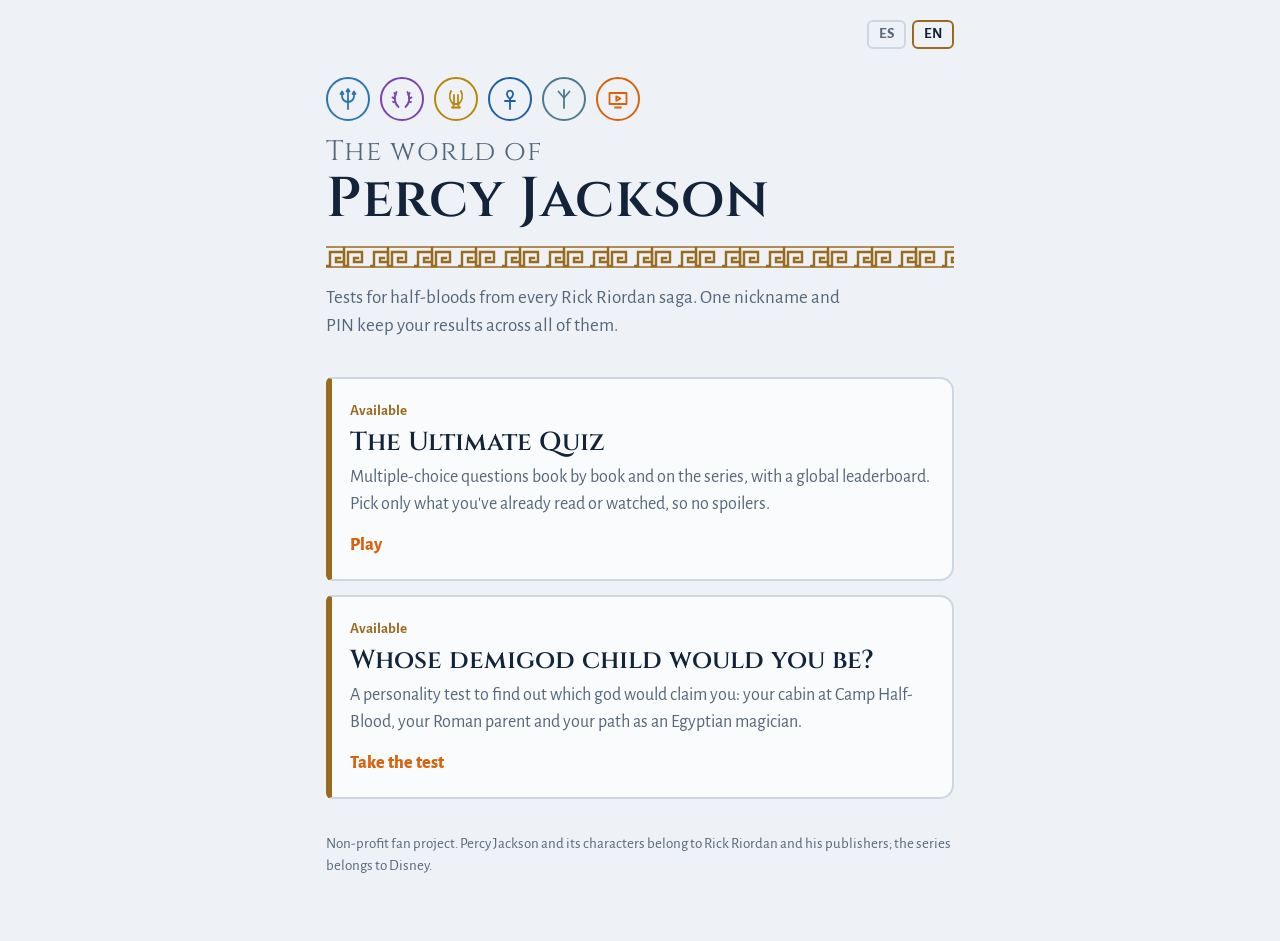
<file: index.html>
<!DOCTYPE html>
<html lang="es">
<head>
<meta charset="utf-8">
<meta name="viewport" content="width=device-width, initial-scale=1, viewport-fit=cover">
<title>Percy Jackson Quest</title>
<meta name="description" content="El Cuestionario Definitivo de Percy Jackson y más tests del mundo de Rick Riordan. The ultimate Percy Jackson quiz and more Riordanverse tests.">
<link rel="preconnect" href="https://fonts.googleapis.com">
<link rel="preconnect" href="https://fonts.gstatic.com" crossorigin>
<link href="https://fonts.googleapis.com/css2?family=Cinzel:wght@400;600&family=Alegreya+Sans:wght@400;500;700;800&display=swap" rel="stylesheet">
<link rel="stylesheet" href="comun.css">
<style>
.tests{display:flex;flex-direction:column;gap:14px;margin-top:30px}
.test{display:block;text-decoration:none;color:inherit;background:var(--panel);border:2px solid var(--line);border-left:6px solid var(--bronze);border-radius:6px 14px 14px 6px;padding:18px 18px 20px;transition:border-color .15s,transform .1s}
a.test:hover{border-color:var(--bronze)}
a.test:active{transform:scale(.99)}
.test .state{font-size:15px;font-weight:700;color:var(--bronze)}
.test h2{font-family:var(--display);font-weight:600;font-size:26px;line-height:1.15;margin:4px 0 6px}
.test p{margin:0;color:var(--muted)}
.test .go{display:inline-block;margin-top:14px;font-weight:800;color:var(--camp)}
.test.soon{border-style:dashed;border-left-style:solid;border-left-color:var(--line)}
.test.soon .state{color:var(--muted)}
.foot{margin-top:34px;color:var(--muted);font-size:15px}
</style>
<script src="comun.js"></script>
</head>
<body>
<main class="wrap">
  <nav class="langbar">
    <span></span>
    <div class="langs" id="langs" role="group" aria-label="Idioma / Language"></div>
  </nav>

  <div class="title-block">
    <div class="glyphs" id="glyphs"></div>
    <h1><span class="small" data-i18n="t1"></span><span data-i18n="t2"></span></h1>
    <div class="meander" aria-hidden="true"></div>
    <p class="lede" data-i18n="lede"></p>
  </div>

  <div class="tests">
    <a class="test" href="quiz/">
      <span class="state" data-i18n="quiz_k"></span>
      <h2 data-i18n="quiz_h"></h2>
      <p data-i18n="quiz_p"></p>
      <span class="go" data-i18n="quiz_go"></span>
    </a>
    <a class="test" href="deidad/">
      <span class="state" data-i18n="god_k"></span>
      <h2 data-i18n="god_h"></h2>
      <p data-i18n="god_p"></p>
      <span class="go" data-i18n="god_go"></span>
    </a>
  </div>

  <p class="foot" data-i18n="foot"></p>
</main>
<script>
const TEXT = {
  es: {
    title: "Percy Jackson Quest",
    t1: "El mundo de", t2: "Percy Jackson",
    lede: "Tests para mestizos de todas las sagas de Rick Riordan. Con un mismo nick y PIN guardas tus resultados en todos.",
    quiz_k: "Disponible",
    quiz_h: "El Cuestionario Definitivo",
    quiz_p: "Preguntas de alternativas libro por libro y de la serie, con ranking global. Eliges solo lo que ya leíste o viste, así no te encuentras spoilers.",
    quiz_go: "Jugar",
    god_k: "Disponible",
    god_h: "¿De qué dios serías hijo o hija?",
    god_p: "Un test de personalidad para saber qué dios te reclamaría: tu cabaña en el Campamento Mestizo, tu progenitor romano y tu senda de mago egipcio.",
    god_go: "Hacer el test",
    foot: "Proyecto de fans sin fines de lucro. Percy Jackson y sus personajes pertenecen a Rick Riordan y a sus editoriales; la serie, a Disney."
  },
  en: {
    title: "Percy Jackson Quest",
    t1: "The world of", t2: "Percy Jackson",
    lede: "Tests for half-bloods from every Rick Riordan saga. One nickname and PIN keep your results across all of them.",
    quiz_k: "Available",
    quiz_h: "The Ultimate Quiz",
    quiz_p: "Multiple-choice questions book by book and on the series, with a global leaderboard. Pick only what you've already read or watched, so no spoilers.",
    quiz_go: "Play",
    god_k: "Available",
    god_h: "Whose demigod child would you be?",
    god_p: "A personality test to find out which god would claim you: your cabin at Camp Half-Blood, your Roman parent and your path as an Egyptian magician.",
    god_go: "Take the test",
    foot: "Non-profit fan project. Percy Jackson and its characters belong to Rick Riordan and his publishers; the series belongs to Disney."
  }
};
let LANG = PJ.pickLang(Object.keys(TEXT));
function render(){
  document.documentElement.lang = LANG;
  document.title = TEXT[LANG].title;
  document.querySelectorAll("[data-i18n]").forEach(el => el.textContent = TEXT[LANG][el.dataset.i18n]);
  const box = document.getElementById("langs"); box.innerHTML = "";
  Object.keys(TEXT).forEach(code => {
    const b = document.createElement("button");
    b.className = "langbtn" + (code === LANG ? " on" : "");
    b.textContent = code.toUpperCase(); b.setAttribute("aria-pressed", code === LANG);
    b.addEventListener("click", () => { LANG = code; PJ.saveLang(code); render(); });
    box.appendChild(b);
  });
}
document.getElementById("glyphs").innerHTML = ["pjo","hoo","toa","kane","mag","tv"].map(s => PJ.glyph(s)).join("");
render();
</script>
</body>
</html>
</file>
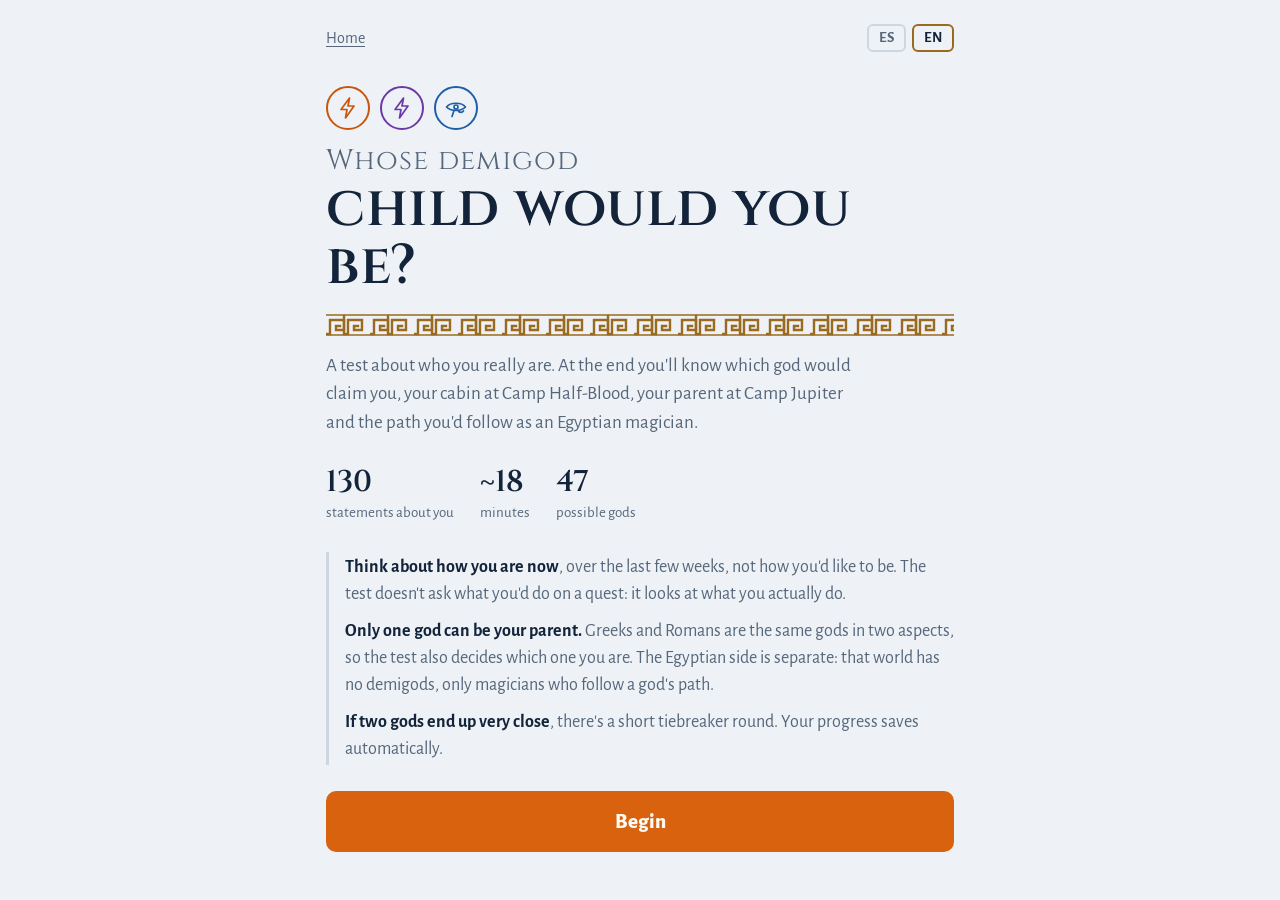
<file: deidad/index.html>
<!DOCTYPE html>
<html lang="es">
<head>
<meta charset="utf-8">
<meta name="viewport" content="width=device-width, initial-scale=1, viewport-fit=cover">
<title>¿De qué dios serías hijo o hija?</title>
<meta name="description" content="Un test de personalidad del mundo de Rick Riordan: qué dios te reclamaría, tu cabaña en el Campamento Mestizo, tu progenitor romano y tu senda egipcia.">
<link rel="preconnect" href="https://fonts.googleapis.com">
<link rel="preconnect" href="https://fonts.gstatic.com" crossorigin>
<link href="https://fonts.googleapis.com/css2?family=Cinzel:wght@400;600&family=Alegreya+Sans:wght@400;500;700;800&display=swap" rel="stylesheet">
<link rel="stylesheet" href="../comun.css">
<style>
:root{ --pg:#c9560c; --pr:#6b3aa6; --pe:#1f5fa8; --night:#0a1626; --night-2:#13243a; --star:#e9eef5; }
@media (prefers-color-scheme: dark){ :root:not([data-theme="light"]){ --pg:#ff8a33; --pr:#b48be8; --pe:#6fa0ea; --night:#050c16; --night-2:#0f1d30; } }
:root[data-theme="dark"]{ --pg:#ff8a33; --pr:#b48be8; --pe:#6fa0ea; --night:#050c16; --night-2:#0f1d30; }

/* símbolos de deidades */
.dg{display:inline-grid;place-items:center;border-radius:50%;border:2px solid currentColor;flex:0 0 auto}
.dg svg{fill:none;stroke:currentColor;stroke-width:1.7;stroke-linecap:round;stroke-linejoin:round}
.p-g{color:var(--pg)} .p-r{color:var(--pr)} .p-e{color:var(--pe)}

/* ---------- inicio ---------- */
.trio{display:flex;gap:10px;margin-top:2px}
.trio .dg{width:44px;height:44px} .trio .dg svg{width:24px;height:24px}
.facts{display:flex;gap:26px;flex-wrap:wrap;margin:24px 0 0}
.facts div b{display:block;font-family:var(--display);font-weight:600;font-size:30px;line-height:1.05}
.facts div span{color:var(--muted);font-size:15px}
.rules{margin:26px 0 0;border-left:3px solid var(--line);padding:2px 0 2px 16px;color:var(--muted)}
.rules p{margin:0 0 10px} .rules p:last-child{margin:0} .rules b{color:var(--text)}

/* ---------- etapa ---------- */
.stage{padding-top:7vh}
.stage .step{font-weight:700;color:var(--bronze);font-size:16px}
.stage h2{font-family:var(--display);font-weight:600;font-size:clamp(34px,8.5vw,52px);line-height:1.05;margin:8px 0 8px}
.ladder{display:flex;gap:6px;margin-bottom:22px}
.ladder i{flex:1;height:6px;border-radius:3px;background:var(--panel-2);border:1px solid var(--line)}
.ladder i.on{background:var(--bronze);border-color:var(--bronze)}
.duel{display:flex;align-items:center;gap:14px;margin:6px 0 18px}
.duel .dg{width:64px;height:64px} .duel .dg svg{width:34px;height:34px}
.duel .vs{font-family:var(--display);font-size:22px;color:var(--muted)}

/* ---------- pregunta ---------- */
.hud{position:sticky;top:env(safe-area-inset-top,0px);z-index:5;background:var(--bg);padding:10px 0 8px}
.hudrow{display:flex;justify-content:space-between;align-items:baseline;gap:10px}
.hudrow b{font-family:var(--display);font-weight:600;font-size:19px}
.hudrow span{color:var(--muted);font-size:15px;white-space:nowrap}
.segs{display:grid;grid-template-columns:repeat(6,1fr);gap:4px;margin-top:10px}
.segs.tie{grid-template-columns:1fr}
.seg{height:7px;background:var(--panel-2);border-radius:99px;overflow:hidden;border:1px solid var(--line)}
.seg i{display:block;height:100%;width:0;transition:width .3s;background:var(--bronze)}
.prompt{color:var(--muted);font-size:16px;margin:24px 0 4px}
.stmt{font-family:var(--body);font-weight:700;font-size:clamp(25px,6.4vw,32px);line-height:1.22;margin:4px 0 24px;min-height:3.7em;max-width:30ch}
.scale{display:grid;grid-template-columns:repeat(5,1fr);gap:6px}
.lk{display:flex;flex-direction:column;align-items:center;gap:8px;padding:12px 4px 10px;border:2px solid var(--line);border-radius:10px;background:var(--panel);cursor:pointer;font-size:14px;line-height:1.2;text-align:center;transition:border-color .12s,background .12s}
.lk:hover{border-color:var(--bronze)}
.lk .dot{border-radius:50%;border:2px solid var(--muted);transition:background .12s,border-color .12s}
.lk.sel{border-color:var(--bronze);background:var(--panel-2)}
.lk.sel .dot{background:var(--bronze);border-color:var(--bronze)}
.scale-ends{display:flex;justify-content:space-between;color:var(--muted);font-size:14px;margin-top:8px}
@media (max-width:420px){ .lk span:last-child{display:none} .lk{padding:14px 2px} }
@media (min-width:421px){ .scale-ends{display:none} }
.pair{display:flex;flex-direction:column;gap:10px}
.pc{display:block;width:100%;text-align:left;padding:20px 18px;border:2px solid var(--line);border-radius:12px;background:var(--panel);cursor:pointer;font-weight:700;font-size:clamp(21px,5.3vw,24px);line-height:1.25;transition:border-color .12s,background .12s}
.pc:hover{border-color:var(--bronze)}
.pc.sel{border-color:var(--bronze);background:var(--panel-2)}
.or{text-align:center;color:var(--muted);font-size:15px}
.qnav{display:flex;justify-content:space-between;margin-top:20px}

/* ---------- resultado: el reclamo ---------- */
.claim{position:relative;margin:6px -16px 0;padding:36px 22px 30px;background:radial-gradient(ellipse at 50% 18%,var(--night-2),var(--night) 70%);color:var(--star);overflow:hidden}
@media (min-width:692px){ .claim{margin:6px 0 0;border-radius:14px} }
.claim .sky{position:absolute;inset:0;pointer-events:none}
.sign{position:relative;width:128px;height:128px;margin:0 auto;display:grid;place-items:center}
.sign .halo{position:absolute;inset:-26px;border-radius:50%;background:radial-gradient(circle,var(--glow) 0%,transparent 62%);opacity:.55}
.sign .dg{width:128px;height:128px;border-width:2.5px;color:var(--glow);background:rgba(255,255,255,.03)}
.sign .dg svg{width:66px;height:66px;stroke-width:1.5}
.claim .who{position:relative;text-align:center;margin-top:20px}
.claim .who small{display:block;font-size:17px;color:#b9c6d6}
.claim .who h1{font-family:var(--display);font-weight:600;font-size:clamp(46px,13vw,78px);line-height:1;margin:6px 0 6px;color:#fff}
.claim .who .title{font-size:18px;color:#d8e1ec}
.claim .where{position:relative;margin:22px auto 0;max-width:46ch;text-align:center;font-size:17px;color:#d8e1ec}
.claim .where b{color:var(--glow);font-weight:800}
@media (prefers-reduced-motion: no-preference){
  .claim.reveal .sign{animation:rise 1.6s cubic-bezier(.2,.7,.2,1) both}
  .claim.reveal .halo{animation:pulse 1.6s ease-out both}
  .claim.reveal .who{animation:appear .8s .9s both}
  .claim.reveal .where{animation:appear .8s 1.2s both}
}
@keyframes rise{0%{opacity:0;transform:translateY(26px) scale(.7)}60%{opacity:1}100%{transform:none}}
@keyframes pulse{0%{opacity:0;transform:scale(.4)}55%{opacity:.95}100%{opacity:.55;transform:none}}
@keyframes appear{from{opacity:0}to{opacity:1}}

.reading{margin-top:28px}
.reading .lede{color:var(--text);font-size:20px;margin:0}
.why{margin:14px 0 0;color:var(--muted)}
.why b{color:var(--text)}
.light-shadow{display:grid;grid-template-columns:1fr 1fr;gap:18px;margin-top:22px}
@media (max-width:520px){.light-shadow{grid-template-columns:1fr}}
.light-shadow h3{font-family:var(--display);font-weight:600;font-size:21px;margin:0 0 4px}
.light-shadow p{margin:0;color:var(--muted)}
.light-shadow .sh h3{color:var(--muted)}

/* ---------- puertas de panteón ---------- */
.doors{display:grid;grid-template-columns:repeat(3,1fr);gap:8px;margin-top:14px}
.door{position:relative;display:flex;flex-direction:column;align-items:center;gap:8px;padding:16px 6px 14px;border:2px solid var(--line);border-bottom-width:4px;border-radius:40px 40px 8px 8px;background:var(--panel);cursor:pointer;text-align:center;transition:border-color .15s,background .15s}
.door .dg{width:46px;height:46px} .door .dg svg{width:25px;height:25px}
.door b{font-family:var(--display);font-weight:600;font-size:17px;line-height:1.1}
.door .sub{font-size:13px;color:var(--muted);line-height:1.2}
.door.on{background:var(--panel-2)}
.door.d-g.on{border-color:var(--pg)} .door.d-r.on{border-color:var(--pr)} .door.d-e.on{border-color:var(--pe)}
.door .mark{position:absolute;top:-11px;left:50%;transform:translateX(-50%);background:var(--bronze);color:var(--bg);font-size:12px;font-weight:800;padding:1px 9px;border-radius:99px;white-space:nowrap}
.room{margin-top:10px;padding:18px 18px 18px;border-radius:8px;background:var(--panel);border:2px solid var(--line)}
.room .place{font-weight:700;font-size:16px}
.room h3{font-family:var(--display);font-weight:600;font-size:28px;line-height:1.1;margin:4px 0 2px}
.room .ttl{color:var(--muted);margin:0 0 10px}
.room p{margin:0 0 8px}
.room .kin{color:var(--muted);font-size:16px;margin:0}
.room .note{margin-top:10px}

/* ---------- constelación de rasgos ---------- */
.sky-wrap{margin-top:14px;display:grid;grid-template-columns:minmax(0,1fr);gap:4px;justify-items:center}
#const{width:100%;max-width:520px;height:auto;touch-action:manipulation}
#const .ring{fill:none;stroke:var(--line);stroke-width:1}
#const .spoke{stroke:var(--line);stroke-width:1}
#const .shape{fill:var(--bronze);fill-opacity:.12;stroke:var(--bronze);stroke-width:2;stroke-linejoin:round}
#const .node{fill:var(--panel);stroke:var(--bronze);stroke-width:2;cursor:pointer}
#const .node.key{fill:var(--bronze)}
#const .node.sel{stroke:var(--text);stroke-width:3}
#const text{font-family:var(--body);font-size:12.5px;fill:var(--muted);cursor:pointer}
#const text.sel{fill:var(--text);font-weight:700}
#const text.grp{font-family:var(--display);font-size:11px;fill:var(--bronze)}
.facet-read{min-height:5.2em;max-width:440px;width:100%;text-align:center}
.facet-read b{font-family:var(--display);font-weight:600;font-size:20px;display:block}
.facet-read span{color:var(--muted)}
.aspect{margin-top:20px}
.aspect .ends{display:flex;justify-content:space-between;font-weight:700;font-size:16px}
.aspect .ends .g{color:var(--pg)} .aspect .ends .r{color:var(--pr)}
.aspect .rail{position:relative;height:10px;border-radius:99px;margin:8px 0 6px;background:linear-gradient(90deg,var(--pg),var(--panel-2) 50%,var(--pr))}
.aspect .rail i{position:absolute;top:50%;width:22px;height:22px;margin:-11px 0 0 -11px;border-radius:50%;background:var(--bg);border:3px solid var(--text)}
.aspect p{margin:0;color:var(--muted);font-size:16px}

/* ---------- otros dioses y certeza ---------- */
.others{display:flex;gap:10px;overflow-x:auto;padding:10px 2px 6px;margin-top:4px;scrollbar-width:thin}
.other{flex:0 0 auto;display:flex;align-items:center;gap:10px;padding:8px 14px 8px 8px;border:2px solid var(--line);border-radius:99px;background:var(--panel)}
.other .dg{width:34px;height:34px} .other .dg svg{width:18px;height:18px}
.other b{display:block;font-size:16px;line-height:1.1}
.other .sub{font-size:13px;color:var(--muted)}
.certainty{margin-top:16px;color:var(--muted)}
.certainty b{color:var(--text)}

/* ---------- mapa de cabañas ---------- */
.camp{margin-top:14px}
.cabins{display:grid;grid-template-columns:repeat(10,1fr);gap:5px}
.cabin{aspect-ratio:3/4;border:2px solid var(--line);border-radius:4px 4px 2px 2px;background:var(--panel);display:flex;flex-direction:column;justify-content:flex-end;align-items:center;padding-bottom:3px;font-size:12px;font-weight:700;color:var(--muted);cursor:pointer;position:relative;overflow:hidden}
.cabin i{position:absolute;left:0;right:0;bottom:0;background:var(--pg);opacity:.28}
.cabin span{position:relative}
.cabin.hon{border-style:dashed;cursor:default;opacity:.6}
.cabin.me{border-color:var(--pg);color:var(--text)}
.cabin.sel{outline:3px solid var(--text);outline-offset:1px}
.camp-read{margin:10px 0 0;min-height:3em;color:var(--muted)}
.camp-read b{color:var(--text)}

/* ---------- guardar y compartir ---------- */
.block{margin-top:34px}
.block h2.sec{margin-top:0}
.pubbox{margin-top:34px;border:2px solid var(--line);border-radius:12px;padding:16px;background:var(--panel)}
.pubbox h2.sec{margin-top:0}
.pubbox input[type=text],.pubbox input[type=password]{background:var(--bg)}
.pubbox input[type=password]{letter-spacing:.3em}
.pubbox label.field{margin-top:14px}
.share-preview{margin-top:16px;border-radius:10px;overflow:hidden;border:2px solid var(--line);background:var(--panel)}
.share-preview img{display:block;width:100%;height:auto}
.disclaimer{font-size:14px;color:var(--muted);margin-top:24px;line-height:1.45}
.fade{animation:fade .3s ease-out}
@keyframes fade{from{opacity:0}to{opacity:1}}
</style>
<script src="../config.js"></script>
<script src="../comun.js"></script>
<script src="preguntas.js"></script>
<script src="deidades.js"></script>
<script src="motor.js"></script>
</head>
<body>
<main class="wrap">

<nav class="langbar">
  <a class="link" href="../" data-i18n="home"></a>
  <div class="langs" id="langs" role="group" aria-label="Idioma / Language"></div>
</nav>

<!-- INICIO -->
<section id="start" class="hidden">
  <div class="title-block">
    <div class="trio" id="titleTrio"></div>
    <h1><span class="small" data-i18n="title1"></span><span data-i18n="title2"></span></h1>
    <div class="meander" aria-hidden="true"></div>
    <p class="lede" data-i18n="lede"></p>
  </div>
  <div class="facts">
    <div><b id="nItems">130</b><span data-i18n="f_items"></span></div>
    <div><b>~18</b><span data-i18n="f_min"></span></div>
    <div><b id="nGods">47</b><span data-i18n="f_gods"></span></div>
  </div>
  <div class="rules">
    <p data-i18n-html="how1"></p>
    <p data-i18n-html="how2"></p>
    <p data-i18n-html="how3"></p>
  </div>
  <div id="resumeBox" class="hidden">
    <button class="cta" id="resumeBtn" data-i18n="resume"></button>
    <p class="note" id="resumeNote"></p>
  </div>
  <button class="cta" id="startBtn" data-i18n="start"></button>
  <button class="ghost hidden" id="lastBtn" data-i18n="last_result"></button>
</section>

<!-- ETAPA -->
<section id="stage" class="hidden stage">
  <div class="ladder" id="ladder"></div>
  <div class="duel hidden" id="duel"></div>
  <div class="step" id="stageKick"></div>
  <h2 id="stageTitle"></h2>
  <p class="lede" id="stageDesc"></p>
  <button class="cta" id="stageGo" data-i18n="continue"></button>
</section>

<!-- PREGUNTA -->
<section id="item" class="hidden">
  <div class="hud">
    <div class="hudrow"><b id="hudStage"></b><span id="hudCount"></span></div>
    <div class="segs" id="segs"></div>
  </div>
  <div id="qbox"></div>
  <div class="qnav"><button class="link" id="backBtn" data-i18n="back"></button><span></span></div>
</section>

<!-- RESULTADO -->
<section id="result" class="hidden">
  <div class="claim" id="claim">
    <svg class="sky" id="sky" aria-hidden="true"></svg>
    <div class="sign"><div class="halo"></div><div id="sign"></div></div>
    <div class="who">
      <small id="claimKick"></small>
      <h1 id="godName"></h1>
      <div class="title" id="godTitle"></div>
    </div>
    <p class="where" id="godWhere"></p>
  </div>

  <div class="reading">
    <p class="lede" id="godLede"></p>
    <p class="why" id="godWhy"></p>
    <div class="light-shadow">
      <div><h3 data-i18n="r_light"></h3><p id="godLight"></p></div>
      <div class="sh"><h3 data-i18n="r_shadow"></h3><p id="godShadow"></p></div>
    </div>
  </div>

  <div class="block">
    <h2 class="sec" data-i18n="r_pantheons"></h2>
    <p class="hint" data-i18n="r_pantheons_hint"></p>
    <div class="doors" id="doors" role="tablist"></div>
    <div class="room" id="room" role="tabpanel" aria-live="polite"></div>
  </div>

  <div class="block">
    <h2 class="sec" data-i18n="r_profile"></h2>
    <p class="hint" data-i18n="r_profile_hint"></p>
    <div class="sky-wrap">
      <svg id="const" viewBox="-78 -6 596 452" role="img"></svg>
      <div class="facet-read" id="facetRead" aria-live="polite"></div>
    </div>
    <div class="aspect">
      <div class="ends"><span class="g" data-i18n="asp_g"></span><span class="r" data-i18n="asp_r"></span></div>
      <div class="rail"><i id="aspDot"></i></div>
      <p id="aspText"></p>
    </div>
  </div>

  <div class="block">
    <h2 class="sec" data-i18n="r_others"></h2>
    <div class="others" id="others"></div>
    <p class="certainty" id="certainty"></p>
  </div>

  <div class="pubbox" id="pubBox">
    <h2 class="sec" data-i18n="pub_h"></h2>
    <p class="hint" data-i18n="pub_hint"></p>
    <label class="field" for="pubNick" data-i18n="nick"></label>
    <input type="text" id="pubNick" maxlength="20" autocomplete="nickname">
    <p class="form-msg info" id="nickMsg"></p>
    <label class="field" for="pubPin" data-i18n="pin"></label>
    <input type="password" id="pubPin" inputmode="numeric" pattern="[0-9]*" maxlength="6" autocomplete="current-password" placeholder="••••••">
    <p class="form-msg info" data-i18n="pin_note"></p>
    <button class="cta" id="pubBtn" data-i18n="pub_btn"></button>
    <p class="form-msg" id="pubMsg" aria-live="polite"></p>
  </div>

  <div class="block" id="statsBlock">
    <h2 class="sec" data-i18n="r_stats"></h2>
    <p class="hint" data-i18n="r_stats_hint"></p>
    <div class="camp"><div class="cabins" id="cabins"></div><p class="camp-read" id="campRead"></p></div>
    <p class="note" id="statNote"></p>
  </div>

  <button class="cta" id="makeImg" data-i18n="make_img"></button>
  <div id="shareBox" class="hidden">
    <div class="share-preview"><img id="shareImg" alt=""></div>
    <button class="cta" id="saveImg" data-i18n="save_img"></button>
    <button class="ghost" id="shareBtn" data-i18n="share"></button>
    <p class="note" id="shareNote"></p>
  </div>
  <button class="ghost" id="againBtn" data-i18n="again"></button>
  <a class="ghost" href="../quiz/" style="text-align:center;text-decoration:none;color:inherit" data-i18n="to_quiz"></a>
  <p class="disclaimer" data-i18n="disclaimer"></p>
</section>

</main>
<div class="toast hidden" id="toast" role="status"></div>
<script>
const Q = window.DEI_Q, D = window.DEI, E = window.DEI_ENGINE;
const TEXT = {
es: {
  html_title: "¿De qué dios serías hijo o hija?",
  home: "Inicio",
  title1: "¿De qué dios serías", title2: "hijo o hija?",
  lede: "Un test sobre cómo eres de verdad. Al final sabrás qué dios te reclamaría, tu cabaña en el Campamento Mestizo, tu progenitor en el Campamento Júpiter y la senda que seguirías como mago egipcio.",
  f_items: "afirmaciones sobre ti", f_min: "minutos", f_gods: "dioses posibles",
  how1: "<b>Piensa en cómo eres ahora</b>, en tus últimas semanas, no en cómo te gustaría ser. El test no te pregunta qué harías en una aventura: mira lo que haces de verdad.",
  how2: "<b>Solo un dios puede ser tu progenitor.</b> Griegos y romanos son los mismos dioses en dos aspectos, así que el test decide también cuál de los dos eres. Lo egipcio va aparte: en ese mundo no hay semidioses, sino magos que siguen la senda de un dios.",
  how3: "<b>Si dos dioses quedan muy parejos</b>, habrá una ronda corta de desempate. Tu avance se guarda solo.",
  start: "Comenzar", resume: "Continuar donde quedé",
  resume_note: "Vas en la afirmación {i} de {n}.",
  last_result: "Ver mi último resultado",
  stage_kick: "Etapa {n} de 6", continue: "Continuar",
  tie_kick: "Desempate",
  tie_title: "Dos dioses quieren reclamarte",
  tie_desc: "Quedaron casi empatados. Responde {n} afirmaciones más sobre los rasgos que mejor los separan.",
  tie_hud: "Desempate",
  count: "{i} de {n}", back: "← Anterior",
  likert_prompt: "¿Cuánto te describe esto?",
  pair_prompt: "¿Cuál te describe mejor?",
  or: "o",
  scale: ["Nada", "Poco", "A medias", "Bastante", "Totalmente"],
  scale_lo: "Nada que ver conmigo", scale_hi: "Totalmente yo",
  claim_kick: "El dios que te reclama",
  claim_kick_g: "Eres hijo o hija de",
  where_g: "Aspecto griego: tu lugar es la <b>cabaña {c}</b> del Campamento Mestizo.",
  where_r: "Aspecto romano: tu lugar es el <b>Campamento Júpiter</b>, en la Nueva Roma.",
  why: "Te reclamó por {list}.",
  and: "y",
  r_light: "Tu don", r_shadow: "Tu defecto fatal",
  r_pantheons: "Tu resultado en cada mundo",
  r_pantheons_hint: "Solo un dios es tu progenitor, pero así te verían en cada uno de los tres mundos.",
  door_g: "Campamento Mestizo", door_r: "Campamento Júpiter", door_e: "Casa de Brooklyn",
  door_mark: "Tu progenitor",
  room_g_place: "Cabaña {c} del Campamento Mestizo",
  room_r_place: "Campamento Júpiter",
  room_e_place: "Tu senda como mago",
  room_g_note: "Si tu progenitor fuera griego, esta sería tu cabaña.",
  room_r_note: "Si tu progenitor fuera romano, así te reclamaría la legión.",
  room_e_note: "Los dioses egipcios no tienen hijos semidioses. Si tuvieras sangre de faraones, esta sería la senda que seguirías: la que mejor encaja con tu personalidad, tus dotes y tus intereses.",
  room_aff: "Afinidad: {p} %",
  r_profile: "Tu perfil",
  r_profile_hint: "Diecinueve rasgos en seis etapas. Toca un punto para leerlo.",
  facet_val: "{v} de 100",
  key_facet: "Rasgo que más te une a tu progenitor.",
  asp_g: "Griego", asp_r: "Romano",
  asp_text_g: "Tu Deber está en {v} de 100: te mueves por tu cuenta, con creatividad e individualidad. Por eso tu dios te reclama en su aspecto griego.",
  asp_text_r: "Tu Deber está en {v} de 100: valoras la disciplina, el orden y el grupo. Por eso tu dios te reclama en su aspecto romano.",
  r_others: "Otros dioses que te miraron",
  cert_high: "<b>Resultado nítido.</b> {a} te reclamó con clara ventaja sobre {b}.",
  cert_mid: "<b>Resultado claro.</b> {a} va por delante, pero {b} también te miraba.",
  cert_low: "<b>Resultado ajustado.</b> {a} y {b} estuvieron muy cerca: tienes algo de los dos.",
  coh_low: " Algunas de tus respuestas sobre un mismo rasgo se contradicen; si respondiste rápido, prueba otra vez con calma.",
  pub_h: "Guarda tu resultado",
  pub_hint: "Usa el mismo nick y PIN del Cuestionario Definitivo. Si el nick es nuevo, queda registrado con este PIN. Tu resultado se suma a las estadísticas del campamento (solo se muestran totales, nunca tu nick).",
  nick: "Nick", pin: "PIN de 6 dígitos", pin_note: "Guárdalo: no se puede recuperar.",
  pub_btn: "Guardar mi resultado", publishing: "Guardando…",
  saved: "Resultado guardado como {nick}.", saved_new: "Nick registrado y resultado guardado como {nick}.",
  nick_rules: "De 3 a 20 caracteres: letras, números, punto, guion o guion bajo.",
  nick_taken: "Este nick ya está registrado. Si es tuyo, escribe tu PIN.",
  nick_free: "Nick disponible. Quedará registrado con el PIN que elijas.",
  nick_banned: "Ese nick no está permitido. Elige otro.",
  err_nick_invalido: "El nick debe tener de 3 a 20 caracteres: letras, números, punto, guion o guion bajo.",
  err_nick_no_permitido: "Ese nick no está permitido. Elige otro.",
  err_pin_invalido: "El PIN debe tener exactamente 6 dígitos.",
  err_resultado_invalido: "No se pudo leer tu resultado. Recarga la página e inténtalo otra vez.",
  err_reintentar: "Alguien registró ese nick en este mismo instante. Inténtalo de nuevo.",
  err_generic: "No se pudo guardar. Inténtalo otra vez.",
  pin_wrong: "PIN incorrecto para ese nick. Te quedan {n} intentos antes de un bloqueo de 15 minutos.",
  locked: "Demasiados intentos fallidos con ese nick. Espera 15 minutos o usa otro nick.",
  network: "No hay conexión con el servidor. Revisa tu internet e inténtalo otra vez.",
  r_stats: "El campamento",
  r_stats_hint: "Cuántos mestizos ha reclamado cada cabaña. Toca una para verla.",
  cabin_read: "<b>Cabaña {c}: {g}.</b> {n} mestizos ({p} %).",
  cabin_read_me: "<b>Cabaña {c}: {g}.</b> {n} mestizos ({p} %). Es tu cabaña.",
  cabin_hon: "<b>Cabaña {c}: {g}.</b> Es honoraria: {g} no tiene hijos semidioses.",
  stat_note: "{n} personas guardaron su resultado. {r} % fueron reclamadas en el aspecto romano. La senda egipcia más seguida es la de {e}.",
  stat_empty: "Todavía no hay resultados guardados. Guarda el tuyo y estrena el campamento.",
  stat_err: "No se pudieron cargar las estadísticas.",
  hera: "Hera", artemis: "Artemisa",
  make_img: "Crear imagen para compartir", revealing: "Creando la imagen…",
  save_img: "Descargar imagen", share: "Compartir",
  save_note: "Si no se descargó, mantén presionada la imagen (o clic derecho) para guardarla.",
  copied: "Texto copiado: pégalo junto a tu imagen",
  img_alt: "Imagen con tu resultado",
  img_title: "¿De qué dios serías hijo o hija?",
  img_cta: "Descubre el tuyo:",
  img_g: "Griego", img_r: "Romano", img_e: "Senda egipcia",
  share_text: "Me reclamó {g} ({w}). Mi senda egipcia es la de {e}. ¿Quién te reclama a ti?{site}",
  share_w_g: "cabaña {c} del Campamento Mestizo", share_w_r: "Campamento Júpiter",
  again: "Hacer el test de nuevo", to_quiz: "Ir al Cuestionario Definitivo",
  again_confirm: "Toca otra vez para borrar tus respuestas y empezar de cero",
  disclaimer: "Este test se inspira en modelos de la psicología de la personalidad (los Cinco Grandes, los valores de Schwartz y los intereses de Holland) y en cómo Rick Riordan describe a los hijos de cada dios. Es un juego de autoconocimiento, no una evaluación psicológica ni un diagnóstico."
},
en: {
  html_title: "Whose demigod child would you be?",
  home: "Home",
  title1: "Whose demigod", title2: "child would you be?",
  lede: "A test about who you really are. At the end you'll know which god would claim you, your cabin at Camp Half-Blood, your parent at Camp Jupiter and the path you'd follow as an Egyptian magician.",
  f_items: "statements about you", f_min: "minutes", f_gods: "possible gods",
  how1: "<b>Think about how you are now</b>, over the last few weeks, not how you'd like to be. The test doesn't ask what you'd do on a quest: it looks at what you actually do.",
  how2: "<b>Only one god can be your parent.</b> Greeks and Romans are the same gods in two aspects, so the test also decides which one you are. The Egyptian side is separate: that world has no demigods, only magicians who follow a god's path.",
  how3: "<b>If two gods end up very close</b>, there's a short tiebreaker round. Your progress saves automatically.",
  start: "Begin", resume: "Continue where I left off",
  resume_note: "You're on statement {i} of {n}.",
  last_result: "See my last result",
  stage_kick: "Stage {n} of 6", continue: "Continue",
  tie_kick: "Tiebreaker",
  tie_title: "Two gods want to claim you",
  tie_desc: "They ended up almost tied. Answer {n} more statements about the traits that best tell them apart.",
  tie_hud: "Tiebreaker",
  count: "{i} of {n}", back: "← Back",
  likert_prompt: "How much does this describe you?",
  pair_prompt: "Which describes you better?",
  or: "or",
  scale: ["Not at all", "A little", "Halfway", "Quite a lot", "Totally"],
  scale_lo: "Not me at all", scale_hi: "Totally me",
  claim_kick: "The god who claims you",
  claim_kick_g: "You are the child of",
  where_g: "Greek aspect: your place is <b>Cabin {c}</b> at Camp Half-Blood.",
  where_r: "Roman aspect: your place is <b>Camp Jupiter</b>, in New Rome.",
  why: "You were claimed for your {list}.",
  and: "and",
  r_light: "Your gift", r_shadow: "Your fatal flaw",
  r_pantheons: "Your result in each world",
  r_pantheons_hint: "Only one god is your parent, but this is how each of the three worlds would see you.",
  door_g: "Camp Half-Blood", door_r: "Camp Jupiter", door_e: "Brooklyn House",
  door_mark: "Your parent",
  room_g_place: "Cabin {c} at Camp Half-Blood",
  room_r_place: "Camp Jupiter",
  room_e_place: "Your path as a magician",
  room_g_note: "If your godly parent were Greek, this would be your cabin.",
  room_r_note: "If your godly parent were Roman, this is how the legion would see you claimed.",
  room_e_note: "Egyptian gods don't have demigod children. If you had the blood of the pharaohs, this is the path you'd follow: the one that best fits your personality, your gifts and your interests.",
  room_aff: "Affinity: {p}%",
  r_profile: "Your profile",
  r_profile_hint: "Nineteen traits across six stages. Tap a point to read it.",
  facet_val: "{v} out of 100",
  key_facet: "A trait that ties you most to your godly parent.",
  asp_g: "Greek", asp_r: "Roman",
  asp_text_g: "Your Duty is at {v} out of 100: you go your own way, with creativity and individuality. That's why your god claims you in their Greek aspect.",
  asp_text_r: "Your Duty is at {v} out of 100: you value discipline, order and the group. That's why your god claims you in their Roman aspect.",
  r_others: "Other gods who were watching you",
  cert_high: "<b>Clear-cut result.</b> {a} claimed you well ahead of {b}.",
  cert_mid: "<b>Clear result.</b> {a} is ahead, but {b} was watching you too.",
  cert_low: "<b>Close result.</b> {a} and {b} were neck and neck: you have something of both.",
  coh_low: " Some of your answers about the same trait contradict each other; if you answered quickly, try again calmly.",
  pub_h: "Save your result",
  pub_hint: "Use the same nickname and PIN as the Ultimate Quiz. If the nickname is new, it's registered with this PIN. Your result adds to the camp stats (only totals are shown, never your nickname).",
  nick: "Nickname", pin: "6-digit PIN", pin_note: "Keep it safe: it can't be recovered.",
  pub_btn: "Save my result", publishing: "Saving…",
  saved: "Result saved as {nick}.", saved_new: "Nickname registered and result saved as {nick}.",
  nick_rules: "3 to 20 characters: letters, numbers, period, hyphen or underscore.",
  nick_taken: "This nickname is already registered. If it's yours, enter your PIN.",
  nick_free: "Nickname available. It will be registered with the PIN you choose.",
  nick_banned: "That nickname isn't allowed. Choose another one.",
  err_nick_invalido: "The nickname must be 3 to 20 characters: letters, numbers, period, hyphen or underscore.",
  err_nick_no_permitido: "That nickname isn't allowed. Choose another one.",
  err_pin_invalido: "The PIN must be exactly 6 digits.",
  err_resultado_invalido: "Your result couldn't be read. Reload the page and try again.",
  err_reintentar: "Someone registered that nickname at the same moment. Try again.",
  err_generic: "Your result couldn't be saved. Try again.",
  pin_wrong: "Wrong PIN for that nickname. {n} attempts left before a 15-minute lock.",
  locked: "Too many failed attempts with that nickname. Wait 15 minutes or use another nickname.",
  network: "Can't reach the server. Check your connection and try again.",
  r_stats: "The camp",
  r_stats_hint: "How many half-bloods each cabin has claimed. Tap one to see it.",
  cabin_read: "<b>Cabin {c}: {g}.</b> {n} half-bloods ({p}%).",
  cabin_read_me: "<b>Cabin {c}: {g}.</b> {n} half-bloods ({p}%). It's your cabin.",
  cabin_hon: "<b>Cabin {c}: {g}.</b> It's honorary: {g} has no demigod children.",
  stat_note: "{n} people saved their result. {r}% were claimed in the Roman aspect. The most followed Egyptian path is {e}'s.",
  stat_empty: "No saved results yet. Save yours and open the camp.",
  stat_err: "The stats couldn't be loaded.",
  hera: "Hera", artemis: "Artemis",
  make_img: "Create an image to share", revealing: "Creating the image…",
  save_img: "Download image", share: "Share",
  save_note: "If it didn't download, press and hold the image (or right-click it) to save it.",
  copied: "Text copied: paste it with your image",
  img_alt: "Image with your result",
  img_title: "Whose demigod child would you be?",
  img_cta: "Find yours:",
  img_g: "Greek", img_r: "Roman", img_e: "Egyptian path",
  share_text: "I was claimed by {g} ({w}). My Egyptian path is {e}'s. Who claims you?{site}",
  share_w_g: "Cabin {c} at Camp Half-Blood", share_w_r: "Camp Jupiter",
  again: "Take the test again", to_quiz: "Go to the Ultimate Quiz",
  again_confirm: "Tap again to erase your answers and start over",
  disclaimer: "This test draws on personality psychology models (the Big Five, Schwartz's values and Holland's interests) and on how Rick Riordan describes each god's children. It's a self-discovery game, not a psychological assessment or diagnosis."
}
};

const CFG = window.PJ_CONFIG || {};
const API = (CFG.SUPABASE_URL || "").replace(/\/+$/, "");
const KEYAPI = CFG.SUPABASE_KEY || "";
const ONLINE = !!(API && KEYAPI);
const KEY = "pj-deidad-v1";
const NICK_RE = /^[A-Za-z0-9_.ÁÉÍÓÚÜÑáéíóúüñ-]{3,20}$/;
const PIN_RE = /^[0-9]{6}$/;
const ITEMS = E.ITEMS, N = ITEMS.length;
const TIE_BY_ID = {}; Object.values(E.TIE).forEach(a => a.forEach(it => TIE_BY_ID[it.id] = it));
const PCOL = { g: "--pg", r: "--pr", e: "--pe" };

let LANG = PJ.pickLang(Object.keys(TEXT));
const $ = s => document.querySelector(s);
const screens = ["start","stage","item","result"];
function show(id){ screens.forEach(s => $("#"+s).classList.toggle("hidden", s !== id)); window.scrollTo(0,0); }
function t(key, vars){
  let s = (TEXT[LANG] && TEXT[LANG][key]) ?? TEXT.es[key] ?? key;
  if (typeof s === "string" && vars) s = s.replace(/\{(\w+)\}/g, (_, k) => (k in vars ? vars[k] : ""));
  return s;
}
function L(obj){ return obj[LANG] || obj.es; }
function esc(s){ return String(s).replace(/[&<>"]/g, c => ({"&":"&amp;","<":"&lt;",">":"&gt;",'"':"&quot;"}[c])); }
function toast(msg){const el=$("#toast");el.textContent=msg;el.classList.remove("hidden");clearTimeout(el._h);el._h=setTimeout(()=>el.classList.add("hidden"),2800);}
function store(v){ try{ localStorage.setItem(KEY, JSON.stringify(v)); }catch(e){} }
function loadState(){ try{ return JSON.parse(localStorage.getItem(KEY) || "null"); }catch(e){ return null; } }
function cssVar(name){ return getComputedStyle(document.documentElement).getPropertyValue(name).trim(); }

/* Símbolo de una deidad (SVG). */
function dg(id, size){
  const g = D.GODS[id], paths = D.GLYPHS[g.g] || [];
  const s = size || 44;
  return `<span class="dg p-${g.pan}" style="width:${s}px;height:${s}px" aria-hidden="true"><svg viewBox="0 0 24 24" style="width:${Math.round(s*.55)}px;height:${Math.round(s*.55)}px">${paths.map(p => `<path d="${p}"/>`).join("")}</svg></span>`;
}
function drawDg(g, id, x, y, size, color){
  const paths = D.GLYPHS[D.GODS[id].g] || [], s = size / 24;
  g.save(); g.translate(x - size / 2, y - size / 2); g.scale(s, s);
  g.strokeStyle = color; g.lineWidth = 1.6; g.lineCap = "round"; g.lineJoin = "round";
  paths.forEach(p => g.stroke(new Path2D(p))); g.restore();
}
function godName(id){ return L(D.GODS[id]).name; }

/* Estado: respuestas, posición, desempate */
function fresh(){ return { answers:{}, pos:0, seenStage:-1, tie:null, tpos:0, tieSeen:false, done:false, saved:null }; }
let S = loadState() || fresh();
if (!S.answers) S = fresh();
function save(){ store(S); }

/* ---------- idioma ---------- */
function applyStatic(){
  document.documentElement.lang = LANG;
  document.title = t("html_title");
  document.querySelectorAll("[data-i18n]").forEach(el => el.textContent = t(el.dataset.i18n));
  document.querySelectorAll("[data-i18n-html]").forEach(el => el.innerHTML = t(el.dataset.i18nHtml));
  $("#shareImg").alt = t("img_alt");
  $("#nItems").textContent = N;
  $("#nGods").textContent = Object.keys(D.GODS).length;
  const box = $("#langs"); box.innerHTML = "";
  Object.keys(TEXT).forEach(code => {
    const b = document.createElement("button");
    b.className = "langbtn" + (code === LANG ? " on" : "");
    b.textContent = code.toUpperCase(); b.setAttribute("aria-pressed", code === LANG);
    b.addEventListener("click", () => { LANG = code; PJ.saveLang(code); applyStatic(); rerender(); });
    box.appendChild(b);
  });
}
function rerender(){
  const cur = screens.find(s => !$("#"+s).classList.contains("hidden"));
  if (cur === "start") renderStart();
  else if (cur === "stage") step();
  else if (cur === "item") renderItem();
  else if (cur === "result") renderResult(false);
}

/* ---------- inicio ---------- */
function answeredCount(){ return ITEMS.filter(it => it.id in S.answers).length; }
function renderStart(){
  const inProgress = !S.done && answeredCount() > 0;
  $("#resumeBox").classList.toggle("hidden", !inProgress);
  if (inProgress) $("#resumeNote").textContent = t("resume_note", {i: Math.min(S.pos + 1, N), n: N});
  $("#startBtn").className = inProgress ? "ghost" : "cta";
  $("#lastBtn").classList.toggle("hidden", !S.done);
  show("start");
}
$("#startBtn").addEventListener("click", () => { S = fresh(); save(); step(); });
$("#resumeBtn").addEventListener("click", () => step());
$("#lastBtn").addEventListener("click", () => { show("result"); renderResult(true); });

/* ---------- flujo ---------- */
function inTie(){ return S.pos >= N; }
function current(){ return inTie() ? TIE_BY_ID[S.tie[S.tpos]] : ITEMS[S.pos]; }
function step(){
  if (S.pos < N) {
    const st = ITEMS[S.pos].s;
    const first = S.pos === 0 || ITEMS[S.pos - 1].s !== st;
    if (first && S.seenStage < st) { showStage(st); return; }
    renderItem(); return;
  }
  if (S.tie === null) { S.tie = E.tieItems(S.answers).map(it => it.id); S.tpos = 0; save(); }
  if (S.tpos < S.tie.length) {
    if (!S.tieSeen) { showTie(); return; }
    renderItem(); return;
  }
  finish();
}
function ladder(n){ $("#ladder").innerHTML = Array.from({length:6}, (_, i) => `<i class="${i <= n ? "on" : ""}"></i>`).join(""); }
function showStage(st){
  const sd = L(Q.STAGES[st]);
  ladder(st);
  $("#duel").classList.add("hidden");
  $("#stageKick").textContent = t("stage_kick", {n: st + 1});
  $("#stageTitle").textContent = sd.t;
  $("#stageDesc").textContent = sd.d;
  show("stage"); $("#stageGo").focus();
}
function showTie(){
  ladder(5);
  const top = E.rank(E.facets(S.answers).fv, ["g","r"]);
  const duel = $("#duel"); duel.classList.remove("hidden");
  duel.innerHTML = dg(top[0].id, 64) + `<span class="vs">${esc(t("or"))}</span>` + dg(top[1].id, 64);
  $("#stageKick").textContent = t("tie_kick");
  $("#stageTitle").textContent = t("tie_title");
  $("#stageDesc").textContent = t("tie_desc", {n: S.tie.length});
  show("stage"); $("#stageGo").focus();
}
$("#stageGo").addEventListener("click", () => {
  if (inTie()) S.tieSeen = true; else S.seenStage = ITEMS[S.pos].s;
  save(); renderItem();
});

function renderItem(){
  show("item");
  const it = current();
  const segs = $("#segs");
  if (inTie()) {
    $("#hudStage").textContent = t("tie_hud");
    $("#hudCount").textContent = t("count", {i: S.tpos + 1, n: S.tie.length});
    segs.className = "segs tie";
    segs.innerHTML = `<div class="seg"><i style="width:${S.tpos / S.tie.length * 100}%"></i></div>`;
  } else {
    $("#hudStage").textContent = L(Q.STAGES[it.s]).t;
    $("#hudCount").textContent = t("count", {i: S.pos + 1, n: N});
    segs.className = "segs";
    segs.innerHTML = [0,1,2,3,4,5].map(st => {
      const inSt = ITEMS.filter(x => x.s === st);
      const done = inSt.filter(x => ITEMS.indexOf(x) < S.pos).length;
      return `<div class="seg"><i style="width:${done / inSt.length * 100}%"></i></div>`;
    }).join("");
  }
  const box = $("#qbox"); box.innerHTML = ""; box.className = "fade";
  const prev = S.answers[it.id];
  if (it.t === "l") {
    const p = document.createElement("p"); p.className = "prompt"; p.textContent = t("likert_prompt");
    const h = document.createElement("h2"); h.className = "stmt"; h.textContent = L(it);
    const sc = document.createElement("div"); sc.className = "scale"; sc.setAttribute("role", "group");
    t("scale").forEach((label, i) => {
      const v = i + 1, size = [12, 15, 18, 21, 24][i];
      const b = document.createElement("button");
      b.className = "lk" + (prev === v ? " sel" : "");
      b.setAttribute("aria-label", label);
      b.innerHTML = `<span class="dot" style="width:${size}px;height:${size}px"></span><span></span>`;
      b.lastChild.textContent = label;
      b.addEventListener("click", () => answer(v, b));
      sc.appendChild(b);
    });
    const ends = document.createElement("div"); ends.className = "scale-ends";
    ends.innerHTML = `<span></span><span></span>`;
    ends.firstChild.textContent = t("scale_lo"); ends.lastChild.textContent = t("scale_hi");
    box.append(p, h, sc, ends);
  } else {
    const p = document.createElement("p"); p.className = "prompt"; p.textContent = t("pair_prompt");
    const pr = document.createElement("div"); pr.className = "pair";
    ["a","b"].forEach((k, i) => {
      if (i === 1) { const o = document.createElement("div"); o.className = "or"; o.textContent = t("or"); pr.appendChild(o); }
      const b = document.createElement("button");
      b.className = "pc" + (prev === k ? " sel" : "");
      b.textContent = L(it[k]);
      b.addEventListener("click", () => answer(k, b));
      pr.appendChild(b);
    });
    box.append(p, pr);
  }
  $("#backBtn").style.visibility = (S.pos > 0 || S.tpos > 0) ? "visible" : "hidden";
}
let advancing = false;
function answer(v, btn){
  if (advancing) return;
  advancing = true;
  S.answers[current().id] = v;
  document.querySelectorAll(".lk,.pc").forEach(b => b.classList.remove("sel"));
  btn.classList.add("sel");
  if (inTie()) S.tpos++; else S.pos++;
  save();
  setTimeout(() => { advancing = false; step(); }, 220);
}
$("#backBtn").addEventListener("click", () => {
  if (inTie() && S.tpos > 0) { S.tpos--; save(); renderItem(); return; }
  if (inTie()) { S.tie = null; S.tieSeen = false; S.tpos = 0; }   // volver a la última de la etapa 6
  if (S.pos === 0) return;
  S.pos--; S.seenStage = Math.max(S.seenStage, ITEMS[S.pos].s); save(); renderItem();
});
document.addEventListener("keydown", e => {
  if ($("#item").classList.contains("hidden") || advancing) return;
  const it = current();
  if (it.t === "l" && /^[1-5]$/.test(e.key)) document.querySelectorAll(".lk")[+e.key - 1].click();
  if (it.t === "p" && (e.key === "1" || e.key.toLowerCase() === "a")) document.querySelectorAll(".pc")[0].click();
  if (it.t === "p" && (e.key === "2" || e.key.toLowerCase() === "b")) document.querySelectorAll(".pc")[1].click();
});

/* ---------- resultado ---------- */
let R = null, lastBlob = null, lastUrl = null, door = null, facetSel = null;
function finish(){ S.done = true; save(); show("result"); renderResult(true); }
function joinList(arr){ return arr.length < 2 ? arr.join("") : arr.slice(0, -1).join(", ") + " " + t("and") + " " + arr[arr.length - 1]; }
function placeFor(id){
  const g = D.GODS[id];
  if (g.pan === "g") return t("room_g_place", {c: g.cabin});
  if (g.pan === "r") return t("room_r_place");
  return t("room_e_place");
}
function renderResult(isFresh){
  R = E.compute(S.answers);
  const P = D.GODS[R.parent], LP = L(P);
  // reclamo
  const claim = $("#claim");
  claim.style.setProperty("--glow", cssVar(PCOL[P.pan]) || "#ff8a33");
  $("#sign").innerHTML = dg(R.parent, 128);
  $("#claimKick").textContent = t("claim_kick_g");
  $("#godName").textContent = LP.name;
  $("#godTitle").textContent = LP.title;
  $("#godWhere").innerHTML = P.pan === "g" ? t("where_g", {c: P.cabin}) : t("where_r");
  drawSky();
  if (isFresh) { claim.classList.remove("reveal"); void claim.offsetWidth; claim.classList.add("reveal"); }
  // lectura
  $("#godLede").textContent = LP.lede;
  const why = R.why.map((f, i) => (LANG === "es" ? "tu " : "") + L({es: Q.FACETS[f].es.toLowerCase(), en: Q.FACETS[f].en.toLowerCase()}));
  $("#godWhy").textContent = why.length ? t("why", {list: joinList(why)}) : "";
  $("#godLight").textContent = LP.strength;
  $("#godShadow").textContent = LP.shadow;
  // puertas
  if (isFresh || !door) door = P.pan;
  renderDoors();
  // perfil
  renderConstellation();
  const duty = Math.round(R.duty * 100);
  $("#aspDot").style.left = duty + "%";
  $("#aspText").textContent = t(P.pan === "r" ? "asp_text_r" : "asp_text_g", {v: duty});
  // otros
  const others = R.ranks.gr.slice(1, 6);
  $("#others").innerHTML = others.map(o => `<div class="other">${dg(o.id, 34)}<div><b>${esc(godName(o.id))}</b><span class="sub">${esc(t("room_aff", {p: R.pct(o.r)}))}</span></div></div>`).join("");
  const ab = {a: esc(LP.name), b: esc(godName(R.runner))};
  $("#certainty").innerHTML = t("cert_" + R.clarity, ab) + (R.coherence < 0.55 ? esc(t("coh_low")) : "");
  if (isFresh) { $("#shareBox").classList.add("hidden"); $("#makeImg").classList.remove("hidden"); lastBlob = null; }
  else if (!$("#shareBox").classList.contains("hidden")) redrawImage();
  setupPublish(isFresh);
  loadStats();
}

/* cielo estrellado del reclamo (fijo para cada resultado) */
function drawSky(){
  const svg = $("#sky"), w = 600, h = 420;
  svg.setAttribute("viewBox", `0 0 ${w} ${h}`); svg.setAttribute("preserveAspectRatio", "xMidYMid slice");
  let seed = [...R.parent].reduce((s, c) => s * 31 + c.charCodeAt(0), 7) >>> 0;
  const rnd = () => (seed = (seed * 1664525 + 1013904223) >>> 0) / 4294967296;
  let out = "";
  for (let i = 0; i < 70; i++) out += `<circle cx="${(rnd()*w).toFixed(1)}" cy="${(rnd()*h).toFixed(1)}" r="${(0.4 + rnd()*1.2).toFixed(2)}" fill="#fff" opacity="${(0.15 + rnd()*0.5).toFixed(2)}"/>`;
  svg.innerHTML = out;
}

function renderDoors(){
  const box = $("#doors"); box.innerHTML = "";
  const pick = { g: R.greek, r: R.roman, e: R.egypt };
  ["g","r","e"].forEach(p => {
    const id = pick[p];
    const b = document.createElement("button");
    b.className = `door d-${p}` + (door === p ? " on" : "");
    b.setAttribute("role", "tab"); b.setAttribute("aria-selected", door === p);
    const isParent = id === R.parent;
    b.innerHTML = (isParent ? `<span class="mark">${esc(t("door_mark"))}</span>` : "") + dg(id, 46) + `<b>${esc(godName(id))}</b><span class="sub">${esc(t("door_" + p))}</span>`;
    b.addEventListener("click", () => { door = p; renderDoors(); });
    box.appendChild(b);
  });
  const id = pick[door], g = D.GODS[id], Lg = L(g);
  const rk = (door === "g" ? R.ranks.greek : door === "r" ? R.ranks.roman : R.ranks.egypt).find(x => x.id === id);
  const room = $("#room");
  room.style.borderColor = `var(${PCOL[door]})`;
  room.innerHTML = `<div class="place p-${door}"></div><h3></h3><p class="ttl"></p><p class="ld"></p><p class="kin"></p><p class="note"></p>`;
  room.querySelector(".place").textContent = placeFor(id);
  room.querySelector(".ttl").dataset.aff = t("room_aff", {p: R.pct(rk.r)});
  room.querySelector("h3").textContent = Lg.name;
  room.querySelector(".ttl").textContent = Lg.title + ". " + room.querySelector(".ttl").dataset.aff + ".";
  room.querySelector(".ld").textContent = Lg.lede;
  room.querySelector(".kin").textContent = Lg.kin;
  room.querySelector(".note").textContent = t("room_" + door + "_note");
}

function renderConstellation(){
  const svg = $("#const"), cx = 220, cy = 220, R0 = 52, R1 = 150;
  const fs = Q.STAGES.flatMap(s => s.f);           // 18 rasgos, sin Deber
  const n = fs.length, key = new Set(R.why);
  const ang = i => -Math.PI / 2 + i * 2 * Math.PI / n;
  const pt = (i, v) => [cx + Math.cos(ang(i)) * (R0 + (R1 - R0) * v), cy + Math.sin(ang(i)) * (R0 + (R1 - R0) * v)];
  let s = "";
  [0, 0.5, 1].forEach(v => s += `<circle class="ring" cx="${cx}" cy="${cy}" r="${R0 + (R1 - R0) * v}"/>`);
  fs.forEach((f, i) => { const [x, y] = pt(i, 1); const [x0, y0] = pt(i, 0); s += `<line class="spoke" x1="${x0}" y1="${y0}" x2="${x}" y2="${y}"/>`; });
  s += `<polygon class="shape" points="${fs.map((f, i) => pt(i, R.fv[f]).map(v => v.toFixed(1)).join(",")).join(" ")}"/>`;
  // etapas: nombre en el arco interior
  Q.STAGES.forEach((st, k) => {
    const mid = ang(k * 3 + 1), rr = R0 - 16;
    s += `<text class="grp" text-anchor="middle" x="${(cx + Math.cos(mid) * rr).toFixed(1)}" y="${(cy + Math.sin(mid) * rr + 4).toFixed(1)}">${k + 1}</text>`;
  });
  fs.forEach((f, i) => {
    const [x, y] = pt(i, R.fv[f]);
    const sel = facetSel === f;
    s += `<circle class="node${key.has(f) ? " key" : ""}${sel ? " sel" : ""}" data-f="${f}" cx="${x.toFixed(1)}" cy="${y.toFixed(1)}" r="${sel ? 8 : 6.5}" tabindex="0" role="button" aria-label="${esc(L({es: Q.FACETS[f].es, en: Q.FACETS[f].en}))}"/>`;
    const a = ang(i), lx = cx + Math.cos(a) * (R1 + 22), ly = cy + Math.sin(a) * (R1 + 22);
    const anchor = Math.abs(Math.cos(a)) < 0.3 ? "middle" : (Math.cos(a) > 0 ? "start" : "end");
    s += `<text data-f="${f}" class="${sel ? "sel" : ""}" text-anchor="${anchor}" x="${lx.toFixed(1)}" y="${(ly + 4).toFixed(1)}">${esc(L({es: Q.FACETS[f].es, en: Q.FACETS[f].en}))}</text>`;
  });
  svg.innerHTML = s;
  svg.setAttribute("aria-label", t("r_profile"));
  svg.querySelectorAll("[data-f]").forEach(el => {
    const go = () => { facetSel = el.dataset.f; renderConstellation(); };
    el.addEventListener("click", go);
    el.addEventListener("keydown", e => { if (e.key === "Enter" || e.key === " ") { e.preventDefault(); go(); } });
  });
  const f = facetSel || R.why[0] || fs[0];
  const F = Q.FACETS[f];
  $("#facetRead").innerHTML = `<b>${esc(L({es: F.es, en: F.en}))}: ${esc(t("facet_val", {v: Math.round(R.fv[f] * 100)}))}</b><span>${esc(L({es: F.d_es, en: F.d_en}))}${key.has(f) ? " " + esc(t("key_facet")) : ""}</span>`;
}

/* ---------- guardar ---------- */
function headers(){
  const h = {"Content-Type":"application/json","apikey":KEYAPI};
  if (KEYAPI.startsWith("eyJ")) h["Authorization"] = "Bearer " + KEYAPI;
  return h;
}
async function rpc(fn, body){
  const r = await fetch(`${API}/rest/v1/rpc/${fn}`, {method:"POST", headers:headers(), body:JSON.stringify(body)});
  if (!r.ok) throw new Error("http_" + r.status);
  return r.json();
}
function resultKey(){ return [R.parent, R.greek, R.roman, R.egypt].join("|"); }
function setupPublish(isFresh){
  const box = $("#pubBox");
  if (!ONLINE) { box.classList.add("hidden"); return; }
  box.classList.remove("hidden");
  if (isFresh) { $("#pubNick").value = PJ.readNick(); $("#pubPin").value = ""; }
  if (S.saved && S.saved.key === resultKey()) {
    lockPublish(t("saved", {nick: S.saved.nick}), "ok");
  } else {
    $("#pubBtn").disabled = false; $("#pubNick").disabled = false; $("#pubPin").disabled = false;
    if (isFresh) { $("#pubMsg").textContent = ""; $("#pubMsg").className = "form-msg"; }
    checkNick();
  }
}
function lockPublish(msg, cls){
  $("#nickMsg").textContent = "";
  $("#pubBtn").disabled = true; $("#pubNick").disabled = true; $("#pubPin").disabled = true;
  $("#pubMsg").textContent = msg; $("#pubMsg").className = "form-msg " + cls;
}
let nickTimer = null;
async function checkNick(){
  const nick = $("#pubNick").value.trim(), m = $("#nickMsg");
  if (!NICK_RE.test(nick)) { m.textContent = t("nick_rules"); m.className = "form-msg info"; return; }
  try {
    const st = await rpc("pj_nick_status", {p_nick: nick});
    if (nick !== $("#pubNick").value.trim()) return;
    if (st === "no_permitido") { m.textContent = t("nick_banned"); m.className = "form-msg bad"; }
    else if (st === "ocupado") { m.textContent = t("nick_taken"); m.className = "form-msg info"; }
    else { m.textContent = t("nick_free"); m.className = "form-msg ok"; }
  } catch(e) { m.textContent = t("nick_rules"); m.className = "form-msg info"; }
}
$("#pubNick").addEventListener("input", () => { clearTimeout(nickTimer); nickTimer = setTimeout(checkNick, 450); });
$("#pubPin").addEventListener("input", e => { const v = e.target.value.replace(/\D/g, "").slice(0, 6); if (v !== e.target.value) e.target.value = v; });
$("#pubBtn").addEventListener("click", async () => {
  const nick = $("#pubNick").value.trim(), pin = $("#pubPin").value, msg = $("#pubMsg");
  if (!NICK_RE.test(nick)) { msg.textContent = t("err_nick_invalido"); msg.className = "form-msg bad"; return; }
  if (!PIN_RE.test(pin)) { msg.textContent = t("err_pin_invalido"); msg.className = "form-msg bad"; return; }
  const scores = {};
  E.FACETS.forEach(f => scores[f] = Math.round(R.fv[f] * 100));
  scores.gap = Math.round(R.gap * 1000);
  $("#pubBtn").disabled = true; msg.textContent = t("publishing"); msg.className = "form-msg info";
  try {
    const r = await rpc("pj_save_god", {
      p_nick: nick, p_pin: pin, p_parent: R.parent, p_aspect: R.aspect,
      p_greek: R.greek, p_roman: R.roman, p_egypt: R.egypt, p_scores: scores
    });
    if (r.ok) {
      PJ.saveNick(nick);
      S.saved = {nick, key: resultKey()}; save();
      lockPublish(t(r.nuevo ? "saved_new" : "saved", {nick}), "ok");
      loadStats();
      return;
    }
    $("#pubBtn").disabled = false;
    if (r.error === "pin_incorrecto") msg.textContent = t("pin_wrong", {n: r.intentos_restantes});
    else if (r.error === "bloqueado") msg.textContent = t("locked");
    else msg.textContent = t("err_" + r.error) !== ("err_" + r.error) ? t("err_" + r.error) : t("err_generic");
    msg.className = "form-msg bad";
  } catch(e) {
    $("#pubBtn").disabled = false; msg.textContent = t("network"); msg.className = "form-msg bad";
  }
});

/* ---------- estadísticas: mapa de cabañas ---------- */
let STATS = null, cabinSel = null;
const CABINS = (() => {
  const m = {}; Object.entries(D.GODS).forEach(([id, g]) => { if (g.pan === "g") m[g.cabin] = id; });
  return m;
})();
async function loadStats(){
  const block = $("#statsBlock");
  if (!ONLINE) { block.classList.add("hidden"); return; }
  block.classList.remove("hidden");
  try {
    const r = await fetch(`${API}/rest/v1/pj_god_stats?select=kind,god,players`, {headers: headers()});
    if (!r.ok) throw new Error();
    const rows = await r.json();
    STATS = { parent:{}, greek:{}, roman:{}, egypt:{} };
    rows.forEach(x => { if (STATS[x.kind]) STATS[x.kind][x.god] = x.players; });
    renderCabins();
  } catch(e) { STATS = null; renderCabins(); $("#statNote").textContent = t("stat_err"); }
}
function renderCabins(){
  const box = $("#cabins"), read = $("#campRead");
  const greek = STATS ? STATS.greek : {};
  const total = Object.values(greek).reduce((s, x) => s + x, 0);
  const max = Math.max(1, ...Object.values(greek));
  box.innerHTML = "";
  for (let c = 1; c <= 20; c++) {
    const id = CABINS[c], hon = !id;
    const n = id ? (greek[id] || 0) : 0;
    const b = document.createElement("button");
    b.className = "cabin" + (hon ? " hon" : "") + (R && id === R.greek ? " me" : "") + (cabinSel === c ? " sel" : "");
    b.innerHTML = `<i style="height:${hon ? 0 : Math.round(n / max * 100)}%"></i><span>${c}</span>`;
    b.setAttribute("aria-label", (hon ? t(c === 2 ? "hera" : "artemis") : godName(id)) + ", " + c);
    b.addEventListener("click", () => { cabinSel = c; renderCabins(); });
    box.appendChild(b);
  }
  const c = cabinSel || (R ? D.GODS[R.greek].cabin : 1), id = CABINS[c];
  if (!id) {
    const g = t(c === 2 ? "hera" : "artemis");
    read.innerHTML = t("cabin_hon", {c, g: esc(g)});
  } else {
    const n = greek[id] || 0;
    read.innerHTML = t(R && id === R.greek ? "cabin_read_me" : "cabin_read", {c, g: esc(godName(id)), n, p: total ? Math.round(n / total * 100) : 0});
  }
  const note = $("#statNote");
  if (!STATS) return;
  const people = Object.values(STATS.parent).reduce((s, x) => s + x, 0);
  if (!people) { note.textContent = t("stat_empty"); return; }
  const roman = Object.entries(STATS.parent).filter(([id]) => D.GODS[id] && D.GODS[id].pan === "r").reduce((s, [, x]) => s + x, 0);
  const topE = Object.entries(STATS.egypt).sort((a, b) => b[1] - a[1])[0];
  note.textContent = t("stat_note", {n: people, r: Math.round(roman / people * 100), e: topE && D.GODS[topE[0]] ? godName(topE[0]) : "—"});
}

/* ---------- imagen ---------- */
function siteText(){ return /^https?:/.test(location.protocol) ? (location.host + location.pathname.replace(/index\.html$/, "")).replace(/\/$/, "") : ""; }
function fitText(g, text, max, size, font){ let s = size; g.font = font(s); while (g.measureText(text).width > max && s > 20) { s -= 2; g.font = font(s); } return s; }
async function drawCard(){
  try { await Promise.all([document.fonts.load('600 80px "Cinzel"'), document.fonts.load('700 30px "Alegreya Sans"')]); } catch(e) {}
  const W = 1080, H = 1350, c = document.createElement("canvas"); c.width = W; c.height = H; const g = c.getContext("2d");
  const P = D.GODS[R.parent], col = { g:"#ff8a33", r:"#b48be8", e:"#6fa0ea" };
  g.fillStyle = "#07111d"; g.fillRect(0, 0, W, H);
  const grad = g.createRadialGradient(W/2, 300, 30, W/2, 300, 620);
  grad.addColorStop(0, col[P.pan] + "40"); grad.addColorStop(1, "rgba(0,0,0,0)");
  g.fillStyle = grad; g.fillRect(0, 0, W, H);
  let seed = 99; const rnd = () => (seed = (seed * 1664525 + 1013904223) >>> 0) / 4294967296;
  for (let i = 0; i < 110; i++) { g.globalAlpha = 0.15 + rnd() * 0.5; g.fillStyle = "#fff"; g.beginPath(); g.arc(rnd() * W, rnd() * 760, 0.8 + rnd() * 2, 0, Math.PI * 2); g.fill(); }
  g.globalAlpha = 1;
  g.beginPath(); g.arc(W/2, 290, 140, 0, Math.PI*2); g.strokeStyle = col[P.pan]; g.lineWidth = 6; g.stroke();
  drawDg(g, R.parent, W/2, 290, 160, col[P.pan]);
  g.textAlign = "center";
  g.fillStyle = "#b9c6d6"; g.font = '700 38px "Alegreya Sans", sans-serif'; g.fillText(t("claim_kick_g"), W/2, 510);
  const nm = L(P).name; fitText(g, nm, W - 140, 130, s => `600 ${s}px "Cinzel", serif`);
  g.fillStyle = "#ffffff"; g.fillText(nm, W/2, 650);
  g.fillStyle = "#d8e1ec"; fitText(g, L(P).title, W - 160, 40, s => `500 ${s}px "Alegreya Sans", sans-serif`); g.fillText(L(P).title, W/2, 714);
  const where = P.pan === "g" ? t("share_w_g", {c: P.cabin}) : t("share_w_r");
  g.fillStyle = col[P.pan]; g.font = '800 36px "Alegreya Sans", sans-serif'; g.fillText(where, W/2, 772);
  // tres mundos
  const rows = [["img_g", R.greek, "g"], ["img_r", R.roman, "r"], ["img_e", R.egypt, "e"]];
  let y = 880;
  rows.forEach(([k, id, p]) => {
    g.beginPath(); g.arc(150, y - 12, 34, 0, Math.PI*2); g.strokeStyle = col[p]; g.lineWidth = 3; g.stroke();
    drawDg(g, id, 150, y - 12, 40, col[p]);
    g.textAlign = "left"; g.fillStyle = "#93a6bc"; g.font = '700 28px "Alegreya Sans", sans-serif'; g.fillText(t(k), 210, y - 22);
    g.fillStyle = "#f1f5fa"; g.font = '600 40px "Cinzel", serif'; g.fillText(godName(id), 210, y + 20);
    y += 110;
  });
  g.textAlign = "left";
  g.fillStyle = "#ff8a33"; fitText(g, t("img_title"), W - 180, 46, s => `600 ${s}px "Cinzel", serif`); g.fillText(t("img_title"), 90, H - 96);
  g.fillStyle = "#93a6bc"; g.font = '700 28px "Alegreya Sans", sans-serif';
  const site = siteText(); g.fillText(t("img_cta") + (site ? " " + site : ""), 90, H - 54);
  return new Promise(r => c.toBlob(r, "image/png"));
}
async function redrawImage(){
  lastBlob = await drawCard();
  if (lastUrl) URL.revokeObjectURL(lastUrl);
  lastUrl = URL.createObjectURL(lastBlob); $("#shareImg").src = lastUrl;
}
$("#makeImg").addEventListener("click", async () => {
  $("#makeImg").textContent = t("revealing"); await redrawImage();
  $("#shareBox").classList.remove("hidden"); $("#makeImg").classList.add("hidden"); $("#makeImg").textContent = t("make_img");
});
$("#saveImg").addEventListener("click", () => {
  if (!lastUrl) return;
  const a = document.createElement("a"); a.href = lastUrl; a.download = "pj-deidad.png"; document.body.appendChild(a); a.click(); a.remove();
  $("#shareNote").textContent = t("save_note");
});
$("#shareBtn").addEventListener("click", async () => {
  const P = D.GODS[R.parent];
  const site = /^https?:/.test(location.protocol) ? " " + location.href.split("#")[0] : "";
  const w = P.pan === "g" ? t("share_w_g", {c: P.cabin}) : t("share_w_r");
  const text = t("share_text", {g: L(P).name, w, e: godName(R.egypt), site});
  if (lastBlob && navigator.canShare) {
    const file = new File([lastBlob], "pj-deidad.png", {type: "image/png"});
    if (navigator.canShare({files: [file]})) { try { await navigator.share({files: [file], text}); return; } catch(e) { if (e && e.name === "AbortError") return; } }
  }
  if (navigator.share) { try { await navigator.share({text}); return; } catch(e) { if (e && e.name === "AbortError") return; } }
  try { await navigator.clipboard.writeText(text); toast(t("copied")); } catch(e) { $("#shareNote").textContent = text; }
});
$("#againBtn").addEventListener("click", function(){
  if (this.dataset.armed === "1") {
    S = fresh(); save(); this.dataset.armed = ""; this.textContent = t("again"); step(); return;
  }
  this.dataset.armed = "1"; this.textContent = t("again_confirm");
  setTimeout(() => { this.dataset.armed = ""; this.textContent = t("again"); }, 4000);
});

/* ---------- arranque ---------- */
applyStatic();
$("#titleTrio").innerHTML = dg("zeus", 44) + dg("jupiter", 44) + dg("horus", 44);
if (S.done && answeredCount() === N) { show("result"); renderResult(true); }
else renderStart();
</script>
</body>
</html>
</file>
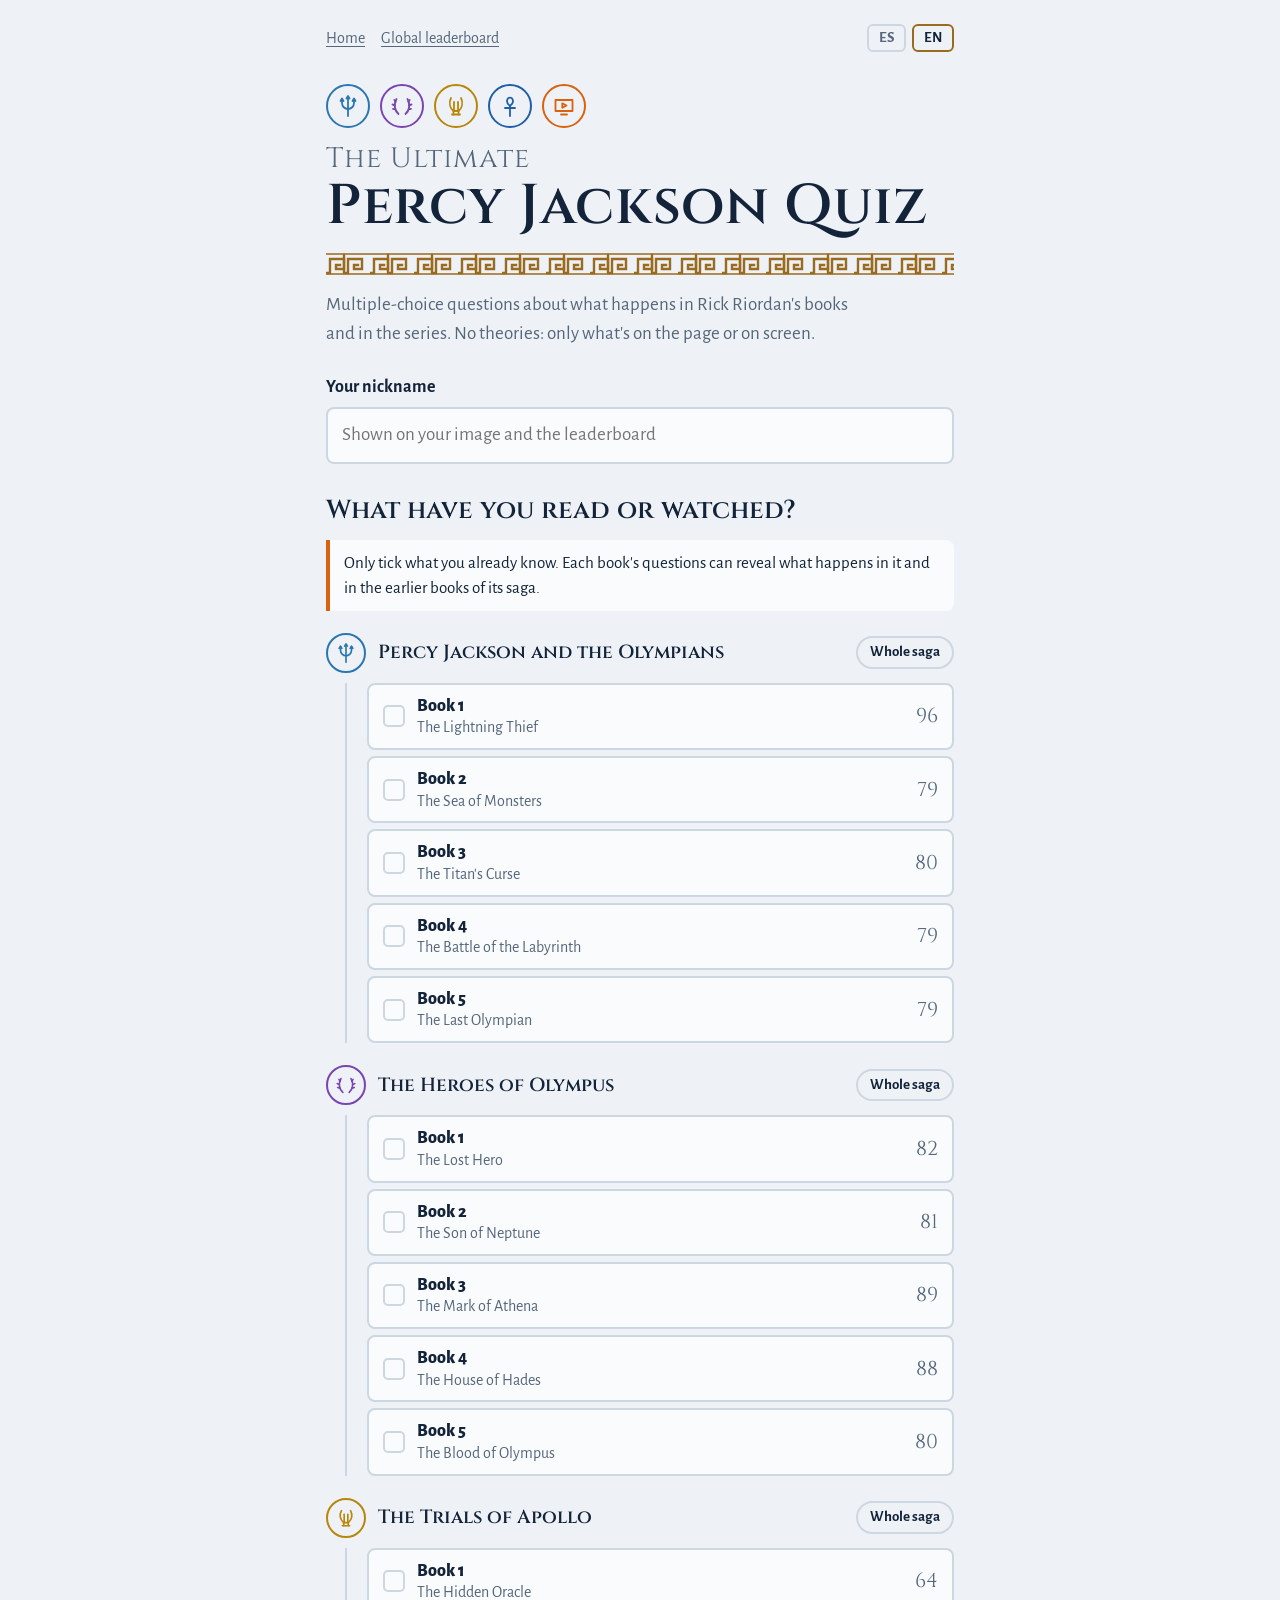
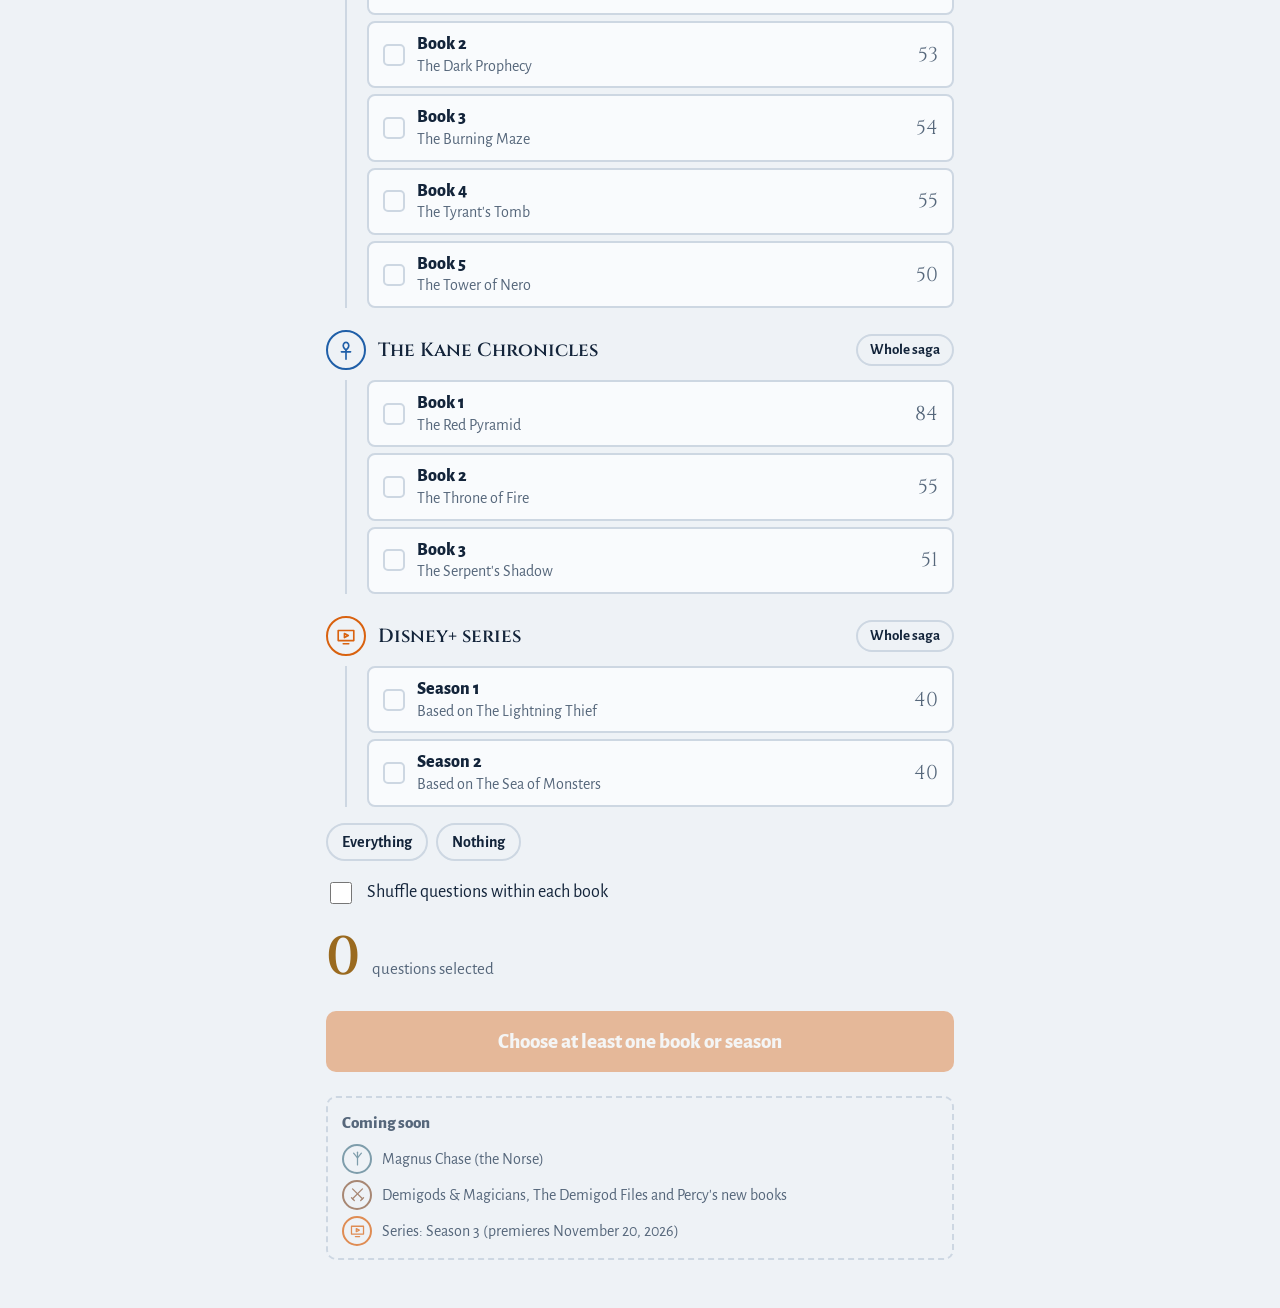
<file: quiz/index.html>
<!DOCTYPE html>
<html lang="es">
<head>
<meta charset="utf-8">
<meta name="viewport" content="width=device-width, initial-scale=1, viewport-fit=cover">
<title>El Cuestionario Definitivo de Percy Jackson</title>
<meta name="description" content="Cuestionario de Percy Jackson libro por libro, con ranking global. The ultimate Percy Jackson quiz, book by book, with a global leaderboard.">
<link rel="preconnect" href="https://fonts.googleapis.com">
<link rel="preconnect" href="https://fonts.gstatic.com" crossorigin>
<link href="https://fonts.googleapis.com/css2?family=Cinzel:wght@400;600&family=Alegreya+Sans:wght@400;500;700;800&display=swap" rel="stylesheet">
<link rel="stylesheet" href="../comun.css">
<style>
/* ---------- inicio ---------- */
.counter-box{display:flex;align-items:baseline;gap:12px;margin:24px 0 4px}
.counter-box .big{font-family:var(--display);font-weight:600;font-size:54px;line-height:1;color:var(--bronze)}
.counter-box .lbl{color:var(--muted);font-size:17px}
.spoiler{border-left:4px solid var(--camp);background:var(--panel);padding:10px 14px;border-radius:0 8px 8px 0;margin:14px 0 0;font-size:17px}
.saga{margin-top:22px}
.saga-head{display:flex;align-items:center;gap:12px;margin-bottom:10px}
.saga-head .glyph{width:40px;height:40px}
.saga-head .glyph svg{width:22px;height:22px}
.saga-head h3{flex:1;margin:0;font-family:var(--display);font-weight:600;font-size:19px;line-height:1.2}
.saga-head .chip{font-size:15px;padding:3px 12px}
.parts{display:flex;flex-direction:column;gap:6px;padding-left:20px;border-left:2px solid var(--line);margin-left:19px}
.part{display:flex;align-items:center;gap:12px;background:var(--panel);border:2px solid var(--line);border-radius:8px;padding:10px 14px;cursor:pointer;user-select:none;transition:border-color .15s,background .15s}
.part input{position:absolute;opacity:0;pointer-events:none}
.part .box{flex:0 0 22px;height:22px;border-radius:5px;border:2px solid var(--line);display:grid;place-items:center}
.part .box svg{width:14px;height:14px;fill:none;stroke:var(--bg);stroke-width:3;stroke-linecap:round;stroke-linejoin:round;opacity:0}
.part.on{border-color:var(--sc,var(--bronze));background:var(--panel-2)}
.part.on .box{background:var(--sc,var(--bronze));border-color:var(--sc,var(--bronze))}
.part.on .box svg{opacity:1}
.part .txt{flex:1;min-width:0}
.part .name{font-weight:800;display:block;line-height:1.25}
.part .sub{color:var(--muted);font-size:16px;display:block;line-height:1.3}
.part .count{font-family:var(--display);font-size:20px;color:var(--muted)}
.part:has(input:focus-visible){outline:3px solid var(--bronze);outline-offset:2px}
.quick{display:flex;gap:8px;flex-wrap:wrap;margin:16px 0 0}
.toggle{display:flex;align-items:center;gap:12px;margin:18px 0 0;cursor:pointer}
.toggle input{width:22px;height:22px;accent-color:var(--bronze)}
.soon{margin-top:24px;border:2px dashed var(--line);border-radius:10px;padding:12px 14px}
.soon h3{margin:0 0 8px;font-size:17px;font-weight:800;color:var(--muted)}
.soon ul{margin:0;padding:0;list-style:none;display:flex;flex-direction:column;gap:6px}
.soon li{display:flex;align-items:center;gap:10px;color:var(--muted);font-size:16px}
.soon li .glyph{width:30px;height:30px;opacity:.7}
.soon li .glyph svg{width:17px;height:17px}

/* ---------- quiz ---------- */
.hud{position:sticky;top:env(safe-area-inset-top,0px);z-index:5;background:var(--bg);padding:10px 0 10px}
.hudrow{display:flex;align-items:center;gap:12px}
.hudrow .glyph{width:40px;height:40px}
.hudrow .glyph svg{width:22px;height:22px}
.hudtxt{flex:1;min-width:0}
.hudtxt b{display:block;font-family:var(--display);font-weight:600;font-size:18px;line-height:1.2;white-space:nowrap;overflow:hidden;text-overflow:ellipsis}
.hudtxt span{color:var(--muted);font-size:15px}
.hudscore{font-family:var(--display);font-weight:600;font-size:20px;color:var(--muted);white-space:nowrap}
.bar{height:8px;background:var(--panel-2);border-radius:99px;margin-top:10px;overflow:hidden;border:1px solid var(--line)}
.bar i{display:block;height:100%;background:var(--sc,var(--bronze));width:0;transition:width .3s}
.qcard{margin-top:8px}
.qsub{color:var(--muted);font-size:16px;margin:10px 0 2px}
.level{display:inline-block;font-size:14px;font-weight:700;padding:1px 10px;border-radius:99px;border:1.5px solid var(--line);color:var(--muted);margin-left:6px}
.qtext{font-family:var(--body);font-weight:700;font-size:clamp(24px,5.8vw,30px);line-height:1.22;margin:6px 0 18px;letter-spacing:-.005em}
.opts{display:flex;flex-direction:column;gap:10px}
.opt{display:flex;gap:14px;align-items:flex-start;text-align:left;width:100%;padding:13px 14px;border:2px solid var(--line);border-radius:8px;background:var(--panel);cursor:pointer;font-size:18px;line-height:1.35;transition:border-color .12s,background .12s}
.opt:hover:not(:disabled){border-color:var(--bronze)}
.opt .k{flex:0 0 30px;height:30px;border-radius:50%;background:var(--panel-2);display:grid;place-items:center;font-family:var(--display);font-weight:600;font-size:15px;border:1.5px solid var(--line)}
.opt:disabled{cursor:default}
.opt.right{border-color:var(--ok);background:var(--ok-soft)}
.opt.right .k{background:var(--ok);color:var(--bg);border-color:var(--ok)}
.opt.wrong{border-color:var(--bad);background:var(--bad-soft)}
.opt.wrong .k{background:var(--bad);color:#fff;border-color:var(--bad)}
.opt.dim{opacity:.55}
.feedback{min-height:28px;margin:14px 0 0;font-weight:800}
.feedback.ok{color:var(--ok)} .feedback.bad{color:var(--bad)}
.actions{display:flex;gap:10px;margin-top:10px}
.actions .cta{margin:0;flex:1}
.links{display:flex;justify-content:space-between;gap:12px;margin-top:22px}
.shake{animation:shake .3s}
@keyframes shake{25%{transform:translateX(-5px)}75%{transform:translateX(5px)}}

/* ---------- intermedio ---------- */
.inter{padding-top:6vh}
.inter .glyph{width:72px;height:72px}
.inter .glyph svg{width:40px;height:40px}
.inter .partno{font-weight:700;color:var(--muted);margin-top:18px}
.inter h2{font-family:var(--display);font-weight:600;font-size:clamp(32px,8vw,50px);line-height:1.05;margin:6px 0 10px}

/* ---------- resultado ---------- */
.ring{display:flex;gap:10px;margin-top:10px;flex-wrap:wrap}
.ring .glyph{animation:rise .6s ease-out both}
.ring .glyph:nth-child(2){animation-delay:.12s} .ring .glyph:nth-child(3){animation-delay:.24s}
@keyframes rise{from{opacity:0;transform:translateY(10px)}to{opacity:1;transform:none}}
.score{font-family:var(--display);font-weight:600;font-size:clamp(60px,17vw,100px);line-height:1;margin:18px 0 0}
.score small{font-size:.42em;color:var(--muted)}
.rank{font-family:var(--display);font-weight:600;font-size:clamp(25px,6.4vw,36px);line-height:1.12;margin:10px 0 4px}
.rank.perfect{color:var(--bronze)}
.pct{color:var(--muted)}
.breakdown{display:flex;flex-direction:column;gap:12px;margin-top:10px}
.brow .top{display:flex;justify-content:space-between;gap:10px;font-size:16px}
.brow .top b{font-weight:800}
.brow .top span{font-family:var(--display);font-size:17px;color:var(--muted)}
.brow .track{height:10px;background:var(--panel-2);border-radius:99px;overflow:hidden;border:1px solid var(--line);margin-top:4px}
.brow .track i{display:block;height:100%;background:var(--sc,var(--bronze))}
.share-preview{margin-top:16px;border-radius:10px;overflow:hidden;border:2px solid var(--line);background:var(--panel)}
.share-preview img{display:block;width:100%;height:auto}
.review-item{border:2px solid var(--line);border-radius:8px;padding:12px 14px;margin-top:10px;background:var(--panel)}
.review-item .q{font-weight:800;margin:0 0 6px}
.review-item .your{color:var(--bad);margin:0}
.review-item .good{color:var(--ok);margin:0}
.review-item .src{color:var(--muted);font-size:14px;margin:0 0 4px}
.pubbox{margin-top:30px;border:2px solid var(--line);border-radius:12px;padding:16px;background:var(--panel)}
.pubbox h2.sec{margin-top:0}
.pubbox input[type=text],.pubbox input[type=password]{background:var(--bg)}
.pubbox input[type=password]{letter-spacing:.3em}
.pubbox label.field{margin-top:14px}

/* ---------- ranking ---------- */
.topbar{display:flex;justify-content:flex-end;padding-top:4px}
.chips{display:flex;gap:8px;flex-wrap:wrap}
.board-list{display:flex;flex-direction:column;margin-top:14px;border:2px solid var(--line);border-radius:12px;overflow:hidden}
.brd{display:grid;grid-template-columns:44px 1fr auto;gap:10px;align-items:center;padding:10px 14px;border-top:1px solid var(--line);background:var(--panel);cursor:pointer}
.brd:first-child{border-top:0}
.brd .pos{font-family:var(--display);font-weight:600;font-size:24px;color:var(--muted)}
.brd.top1 .pos,.brd.top2 .pos,.brd.top3 .pos{color:var(--bronze)}
.brd .who{font-weight:800;overflow:hidden;text-overflow:ellipsis;white-space:nowrap}
.brd .who small{display:block;font-weight:400;color:var(--muted);font-size:14px}
.brd .pts{font-family:var(--display);font-weight:600;font-size:22px;text-align:right;line-height:1}
.brd .pts small{display:block;font-size:14px;color:var(--muted);font-family:var(--body);font-weight:400}
.brd.me{outline:2px solid var(--bronze);outline-offset:-2px}
.brd-detail{display:flex;flex-direction:column;gap:10px;padding:12px 14px 14px;background:var(--panel-2);border-top:1px solid var(--line);font-size:16px;color:var(--muted)}
.empty{padding:22px 14px;color:var(--muted);background:var(--panel)}
</style>
<script src="../config.js"></script>
<script src="../comun.js"></script>
</head>
<body>
<main class="wrap">

<nav class="langbar">
  <div style="display:flex;gap:16px">
    <a class="link" href="../" data-i18n="home"></a>
    <button class="link boardLink" data-i18n="board_link"></button>
  </div>
  <div class="langs" id="langs" role="group" aria-label="Idioma / Language"></div>
</nav>

<section id="loading"><p class="lede" style="padding-top:30vh">…</p></section>

<!-- INICIO -->
<section id="start" class="hidden">
  <div class="title-block">
    <div class="glyphs" id="titleGlyphs"></div>
    <h1><span class="small" data-i18n="title1"></span><span data-i18n="title2"></span></h1>
    <div class="meander" aria-hidden="true"></div>
    <p class="lede" data-i18n="lede"></p>
  </div>
  <div id="resumeBox" class="hidden">
    <button class="cta" id="resumeBtn" data-i18n="resume_btn"></button>
    <p class="note" id="resumeNote"></p>
  </div>
  <label class="field" for="name" data-i18n="nick_label"></label>
  <input type="text" id="name" maxlength="20" data-i18n-ph="nick_ph" autocomplete="nickname">
  <h2 class="sec" data-i18n="parts_h"></h2>
  <p class="spoiler" data-i18n="spoiler"></p>
  <div id="sagas"></div>
  <div class="quick">
    <button class="chip" data-quick="all" data-i18n="quick_all"></button>
    <button class="chip" data-quick="none" data-i18n="quick_none"></button>
  </div>
  <label class="toggle"><input type="checkbox" id="shuffle"> <span data-i18n="shuffle"></span></label>
  <div class="counter-box" aria-live="polite"><span class="big" id="selCount">0</span><span class="lbl" data-i18n="selected_q"></span></div>
  <button class="cta" id="startBtn"></button>
  <div class="soon"><h3 data-i18n="soon_h"></h3><ul id="soonList"></ul></div>
</section>

<!-- INTERMEDIO -->
<section id="inter" class="hidden inter">
  <div id="interGlyph"></div>
  <div class="partno" id="interNo"></div>
  <h2 id="interTitle"></h2>
  <p class="lede" id="interSub"></p>
  <button class="cta" id="interGo" data-i18n="inter_go"></button>
  <div class="links"><button class="link" id="interSkip" data-i18n="inter_skip"></button><button class="link" data-finish data-i18n="finish"></button></div>
</section>

<!-- PREGUNTAS -->
<section id="quiz" class="hidden">
  <div class="hud">
    <div class="hudrow"><span id="hudGlyph"></span><div class="hudtxt"><b id="hudPart"></b><span id="counter"></span></div><span class="hudscore" id="liveScore"></span></div>
    <div class="bar"><i id="barFill"></i></div>
  </div>
  <div class="qcard" id="qcard">
    <p class="qsub"><span id="qSub"></span><span class="level" id="qLevel"></span></p>
    <h2 class="qtext" id="qText"></h2>
    <div class="opts" id="opts"></div>
    <p class="feedback" id="feedback" aria-live="polite"></p>
    <div class="actions"><button class="cta hidden" id="nextBtn"></button></div>
  </div>
  <div class="links"><button class="link" id="skipBtn" data-i18n="skip_q"></button><button class="link" data-finish data-i18n="finish"></button></div>
</section>

<!-- RESULTADO -->
<section id="result" class="hidden">
  <div class="ring" id="ring"></div>
  <div class="score" id="score"></div>
  <div class="rank" id="rank"></div>
  <div class="pct" id="pct"></div>

  <div class="pubbox" id="pubBox">
    <h2 class="sec" data-i18n="pub_h"></h2>
    <p class="hint" data-i18n="pub_hint"></p>
    <label class="field" for="pubNick" data-i18n="nick_short"></label>
    <input type="text" id="pubNick" maxlength="20" autocomplete="nickname">
    <p class="form-msg info" id="nickMsg"></p>
    <label class="field" for="pubPin" data-i18n="pin_label"></label>
    <input type="password" id="pubPin" inputmode="numeric" pattern="[0-9]*" maxlength="6" autocomplete="current-password" data-i18n-ph="pin_ph">
    <p class="form-msg info" data-i18n="pin_note"></p>
    <button class="cta" id="pubBtn" data-i18n="pub_btn"></button>
    <p class="form-msg" id="pubMsg" aria-live="polite"></p>
  </div>

  <button class="cta" id="makeImg" data-i18n="make_img"></button>
  <div id="shareBox" class="hidden">
    <div class="share-preview"><img id="shareImg" alt=""></div>
    <button class="cta" id="saveImg" data-i18n="save_img"></button>
    <button class="ghost" id="shareBtn" data-i18n="share"></button>
    <p class="note" id="shareNote"></p>
  </div>

  <h2 class="sec" data-i18n="by_parts"></h2>
  <div class="breakdown" id="breakdown"></div>

  <button class="ghost" id="reviewBtn" style="margin-top:26px"></button>
  <div id="review" class="hidden"></div>
  <button class="ghost boardLink" data-i18n="board_link_btn"></button>
  <button class="ghost" id="againBtn" data-i18n="again"></button>
</section>

<!-- RANKING -->
<section id="board" class="hidden">
  <div class="topbar"><button class="link" id="boardBack" data-i18n="back"></button></div>
  <h2 class="sec" style="font-size:34px" data-i18n="board_h"></h2>
  <p class="hint" data-i18n="board_hint"></p>
  <div class="chips" id="boardChips"></div>
  <div class="board-list" id="boardList"></div>
  <button class="ghost" id="boardRefresh" data-i18n="refresh"></button>
</section>

</main>
<div class="toast hidden" id="toast" role="status"></div>
<script>
/* =====================================================================
   Idiomas. Para agregar uno nuevo (ej. portugués):
   1) crea preguntas.pt.json con los MISMOS id y la misma "correcta",
   2) agrega una entrada en LANGS y un bloque "pt" en TEXT y en SAGAS.
   ===================================================================== */
const LANGS = {
  es: { file: "preguntas.json",    label: "ES" },
  en: { file: "preguntas.en.json", label: "EN" }
};

/* Sagas: "num" es la decena de sus partes (parte 11 → saga 1, parte 91 → saga 9).
   Tiene que coincidir con la vista pj_leaderboard_sagas de Supabase. */
const SAGAS = {
  pjo:  {num:1, es:"Percy Jackson y los dioses del Olimpo", en:"Percy Jackson and the Olympians", unit:"book"},
  hoo:  {num:2, es:"Héroes del Olimpo", en:"The Heroes of Olympus", unit:"book"},
  toa:  {num:3, es:"Las pruebas de Apolo", en:"The Trials of Apollo", unit:"book"},
  kane: {num:4, es:"Las crónicas de Kane", en:"The Kane Chronicles", unit:"book"},
  mag:  {num:5, es:"Magnus Chase y los dioses de Asgard", en:"Magnus Chase and the Gods of Asgard", unit:"book"},
  x:    {num:6, es:"Cruces y otros libros", en:"Crossovers and more", unit:"book"},
  tv:   {num:9, es:"Serie de Disney+", en:"Disney+ series", unit:"season"}
};
const SAGA_ORDER = ["pjo","hoo","toa","kane","mag","x","tv"];

const TEXT = {
es: {
  html_title: "El Cuestionario Definitivo de Percy Jackson",
  loading: "Cargando preguntas…",
  load_err: "No se pudieron cargar las preguntas. Si abriste el archivo directamente desde tu computador, súbelo a GitHub Pages o usa un servidor local.",
  home: "Inicio", board_link: "Ranking global",
  title1: "El Cuestionario Definitivo de", title2: "Percy Jackson",
  lede: "Preguntas de alternativas sobre lo que pasa en los libros de Rick Riordan y en la serie. Sin teorías: solo lo que está en la página o en pantalla.",
  selected_q: "preguntas seleccionadas",
  resume_btn: "Continuar donde quedé",
  resume_note: "Vas en la pregunta {i} de {n}. Si empiezas de nuevo, ese avance se reemplaza.",
  nick_label: "Tu nick", nick_short: "Nick",
  nick_ph: "Aparece en tu imagen y en el ranking",
  parts_h: "¿Qué has leído o visto?",
  spoiler: "Marca solo lo que ya conoces. Las preguntas de cada libro pueden revelar lo que pasa en él y en los anteriores de su saga.",
  quick_all: "Todo", quick_none: "Nada",
  saga_all: "Toda la saga", saga_none: "Quitar saga",
  shuffle: "Desordenar las preguntas dentro de cada libro",
  start_btn: "Empezar ({n} preguntas)",
  start_none: "Elige al menos un libro o temporada",
  book: "Libro {n}", season: "Temporada {n}",
  soon_h: "Próximamente",
  soon: [["mag","Magnus Chase (los nórdicos)"],["x","Semidioses y magos, Los archivos del semidiós y los libros nuevos de Percy"],["tv","Serie: Temporada 3 (se estrena el 20 de noviembre de 2026)"]],
  inter_no: "{saga} · {unit}",
  inter_count: "{n} preguntas.",
  inter_go: "Comenzar",
  inter_skip: "Saltar esta parte",
  finish: "Terminar y ver resultado",
  finish_confirm: "Toca otra vez: lo no respondido cuenta como incorrecto",
  skip_q: "Saltar pregunta",
  counter: "Pregunta {i} de {n}",
  live: "{n} ✓",
  lvl: { B: "Básico", I: "Intermedio", A: "Avanzado", E: "Experto" },
  correct: "Correcto.",
  wrong: "Incorrecto. Era la {l}.",
  next: "Siguiente", see_result: "Ver resultado",
  pct: "{p} % de aciertos",
  answered: " · respondiste {a} de {t}",
  pub_h: "Sube tu puntaje al ranking",
  pub_hint: "Tu mejor resultado en cada libro se suma a tu total. Si el nick es nuevo, queda registrado a tu nombre con este PIN; si ya es tuyo, usa el mismo PIN. Ese nick y PIN también servirán para los otros tests de Percy Jackson.",
  nick_rules: "De 3 a 20 caracteres: letras, números, punto, guion o guion bajo.",
  pin_label: "PIN de 6 dígitos", pin_ph: "••••••",
  pin_note: "Guárdalo: no se puede recuperar.",
  pub_btn: "Publicar mi puntaje", publishing: "Publicando…",
  nick_taken: "Este nick ya está registrado. Si es tuyo, escribe tu PIN.",
  nick_free: "Nick disponible. Quedará registrado con el PIN que elijas.",
  nick_banned: "Ese nick no está permitido. Elige otro.",
  err_nick_invalido: "El nick debe tener de 3 a 20 caracteres: letras, números, punto, guion o guion bajo.",
  err_nick_no_permitido: "Ese nick no está permitido. Elige otro.",
  err_pin_invalido: "El PIN debe tener exactamente 6 dígitos.",
  err_partes_invalidas: "No se reconocieron los libros jugados. Recarga la página e inténtalo otra vez.",
  err_respuestas_invalidas: "No se pudieron leer tus respuestas. Recarga la página e inténtalo otra vez.",
  err_reintentar: "Alguien registró ese nick en este mismo instante. Inténtalo de nuevo.",
  err_generic: "No se pudo publicar. Inténtalo otra vez.",
  pin_wrong: "PIN incorrecto para ese nick. Te quedan {n} intentos antes de un bloqueo de 15 minutos.",
  locked: "Demasiados intentos fallidos con ese nick. Espera 15 minutos o usa otro nick.",
  network: "No hay conexión con el servidor del ranking. Revisa tu internet e inténtalo otra vez.",
  registered: "Nick registrado. ",
  published: "Puesto {p} del ranking. Tu total: {c} correctas · libros y temporadas jugados: {n} · completos: {d}.",
  best_kept: " Esta vez no superaste tus mejores resultados por libro, así que tu total no cambió.",
  published_as: "Publicado como {nick}. Puesto {p} del ranking.",
  make_img: "Crear imagen para compartir", revealing: "Creando la imagen…",
  save_img: "Descargar imagen", share: "Compartir",
  save_note: "Si no se descargó, mantén presionada la imagen (o clic derecho) para guardarla.",
  copied: "Texto copiado: pégalo junto a tu imagen",
  img_alt: "Imagen con tu resultado",
  by_parts: "Por libro",
  review_show: "Ver mis errores", review_hide: "Ocultar mis errores",
  no_errors: "No tuviste errores. Nada que revisar.",
  your_answer: "Tu respuesta: {x}", unanswered: "Sin responder", right_answer: "Correcta: {x}",
  board_link_btn: "Ver ranking global", again: "Jugar otra vez",
  back: "Volver",
  board_h: "Ranking global",
  board_hint: "Cada nick suma su mejor resultado en cada libro y temporada, así que puedes jugarlos por separado y tu total se va acumulando. Filtra por saga para compararte solo en lo que has leído. Se ordena por respuestas correctas; en empate, gana quien respondió menos preguntas. Toca un nombre para ver su detalle.",
  filter_all: "Todo", filter_full: "Todo completo ({n})",
  detail_loading: "Cargando detalle…", detail_err: "No se pudo cargar el detalle.",
  board_loading: "Cargando…",
  board_empty: "Todavía no hay puntajes aquí. El primero puede ser el tuyo.",
  board_err: "No se pudo cargar el ranking. Revisa tu conexión y toca Actualizar.",
  board_off: "El ranking global todavía no está configurado en este sitio.",
  refresh: "Actualizar",
  row_of: "de {n}", row_sub: "{a} % · {d} de {n} completos",
  ranks: ["Mortal engañado por la Niebla","Sátiro buscador novato","Campista sin reconocer de la cabaña 11","Alumno de Quirón","Ganador de captura la bandera","Héroe con su propia misión","Consejero jefe de cabaña","Guardián del pino de Thalia","Invitado de honor en el Olimpo","Campeón de los dioses"],
  perfect_all: "Eres el Oráculo de Delfos: nada se te escapa",
  perfect_multi: "Eres Atenea: la sabiduría hecha diosa",
  perfect_part: {11:"Eres Percy Jackson: devolviste el rayo maestro", 12:"Eres Annabeth: escuchaste a las sirenas y viviste para contarlo", 13:"Eres Artemisa: ninguna presa se te escapa", 14:"Eres Dédalo: conoces cada pasillo del Laberinto", 15:"Eres el héroe de la Gran Profecía", 91:"Eres Quirón: entrenador de héroes, también en pantalla", 21:"Eres Jason Grace: perdiste la memoria, pero no el rumbo", 22:"Eres Frank Zhang: pretor de mil formas", 23:"Eres Annabeth: seguiste la marca de Atenea hasta el final", 24:"Eres Bob: el titán que eligió la amistad", 25:"Eres Leo Valdez: volviste de la muerte con estilo", 31:"Eres Meg McCaffrey: la ama de un dios", 32:"Eres Trofonio: tu oráculo no perdona", 33:"Eres Herófila: resuelves cualquier acertijo", 34:"Eres Lavinia Asimov: claqué, chicle y manubalista", 35:"Eres Apolo: dios otra vez, y más humano que nunca", 92:"Eres Tyson: el mejor hermano que un mestizo podría tener", 41:"Eres Sadie Kane: pronunciaste el nombre secreto de Set", 42:"Eres Bes: ¡UH!", 43:"Eres Carter Kane: faraón de la Casa de la Vida"},
  perfect_note: "100 % de aciertos. Desbloqueaste un título secreto.",
  img_correct: "respuestas correctas",
  img_pct: "{p} % de aciertos", img_pos: "puesto {p}",
  img_turn: "Resultado de {name}", img_done: "Mi resultado",
  img_title: "El Cuestionario Definitivo de Percy Jackson",
  img_cta_site: "¿Me superas? {site}", img_cta: "¿Sabes más que yo? Te reto.",
  share_text: "Saqué {r}/{t} en El Cuestionario Definitivo de Percy Jackson: \"{rank}\". ¿Me superas?{site}"
},
en: {
  html_title: "The Ultimate Percy Jackson Quiz",
  loading: "Loading questions…",
  load_err: "The questions couldn't be loaded. If you opened the file straight from your computer, upload it to GitHub Pages or use a local server.",
  home: "Home", board_link: "Global leaderboard",
  title1: "The Ultimate", title2: "Percy Jackson Quiz",
  lede: "Multiple-choice questions about what happens in Rick Riordan's books and in the series. No theories: only what's on the page or on screen.",
  selected_q: "questions selected",
  resume_btn: "Continue where I left off",
  resume_note: "You're on question {i} of {n}. Starting over replaces that progress.",
  nick_label: "Your nickname", nick_short: "Nickname",
  nick_ph: "Shown on your image and the leaderboard",
  parts_h: "What have you read or watched?",
  spoiler: "Only tick what you already know. Each book's questions can reveal what happens in it and in the earlier books of its saga.",
  quick_all: "Everything", quick_none: "Nothing",
  saga_all: "Whole saga", saga_none: "Clear saga",
  shuffle: "Shuffle questions within each book",
  start_btn: "Start ({n} questions)",
  start_none: "Choose at least one book or season",
  book: "Book {n}", season: "Season {n}",
  soon_h: "Coming soon",
  soon: [["mag","Magnus Chase (the Norse)"],["x","Demigods & Magicians, The Demigod Files and Percy's new books"],["tv","Series: Season 3 (premieres November 20, 2026)"]],
  inter_no: "{saga} · {unit}",
  inter_count: "{n} questions.",
  inter_go: "Begin",
  inter_skip: "Skip this part",
  finish: "Finish and see results",
  finish_confirm: "Tap again: unanswered questions count as wrong",
  skip_q: "Skip question",
  counter: "Question {i} of {n}",
  live: "{n} ✓",
  lvl: { B: "Basic", I: "Intermediate", A: "Advanced", E: "Expert" },
  correct: "Correct.",
  wrong: "Wrong. It was {l}.",
  next: "Next", see_result: "See results",
  pct: "{p}% correct",
  answered: " · you answered {a} of {t}",
  pub_h: "Post your score to the leaderboard",
  pub_hint: "Your best result in each book adds up to your total. If the nickname is new, it's registered to you with this PIN; if it's already yours, use the same PIN. The same nickname and PIN will work for the other Percy Jackson tests too.",
  nick_rules: "3 to 20 characters: letters, numbers, period, hyphen or underscore.",
  pin_label: "6-digit PIN", pin_ph: "••••••",
  pin_note: "Keep it safe: it can't be recovered.",
  pub_btn: "Post my score", publishing: "Posting…",
  nick_taken: "This nickname is already registered. If it's yours, enter your PIN.",
  nick_free: "Nickname available. It will be registered with the PIN you choose.",
  nick_banned: "That nickname isn't allowed. Choose another one.",
  err_nick_invalido: "The nickname must be 3 to 20 characters: letters, numbers, period, hyphen or underscore.",
  err_nick_no_permitido: "That nickname isn't allowed. Choose another one.",
  err_pin_invalido: "The PIN must be exactly 6 digits.",
  err_partes_invalidas: "The books you played weren't recognized. Reload the page and try again.",
  err_respuestas_invalidas: "Your answers couldn't be read. Reload the page and try again.",
  err_reintentar: "Someone registered that nickname at the same moment. Try again.",
  err_generic: "Your score couldn't be posted. Try again.",
  pin_wrong: "Wrong PIN for that nickname. {n} attempts left before a 15-minute lock.",
  locked: "Too many failed attempts with that nickname. Wait 15 minutes or use another nickname.",
  network: "Can't reach the leaderboard server. Check your connection and try again.",
  registered: "Nickname registered. ",
  published: "Rank {p} on the leaderboard. Your total: {c} correct · books and seasons played: {n} · completed: {d}.",
  best_kept: " This time you didn't beat your best results per book, so your total didn't change.",
  published_as: "Posted as {nick}. Rank {p} on the leaderboard.",
  make_img: "Create an image to share", revealing: "Creating the image…",
  save_img: "Download image", share: "Share",
  save_note: "If it didn't download, press and hold the image (or right-click it) to save it.",
  copied: "Text copied: paste it with your image",
  img_alt: "Image with your result",
  by_parts: "By book",
  review_show: "See my mistakes", review_hide: "Hide my mistakes",
  no_errors: "No mistakes. Nothing to review.",
  your_answer: "Your answer: {x}", unanswered: "Not answered", right_answer: "Correct: {x}",
  board_link_btn: "See the global leaderboard", again: "Play again",
  back: "Back",
  board_h: "Global leaderboard",
  board_hint: "Each nickname adds up its best result in each book and season, so you can play them separately and your total keeps growing. Filter by saga to compare yourself only on what you've read. Ranked by correct answers; ties go to whoever answered fewer questions. Tap a name to see the details.",
  filter_all: "Everything", filter_full: "All completed ({n})",
  detail_loading: "Loading details…", detail_err: "The details couldn't be loaded.",
  board_loading: "Loading…",
  board_empty: "No scores here yet. The first one could be yours.",
  board_err: "The leaderboard couldn't be loaded. Check your connection and tap Refresh.",
  board_off: "The global leaderboard isn't set up on this site yet.",
  refresh: "Refresh",
  row_of: "of {n}", row_sub: "{a}% · {d} of {n} completed",
  ranks: ["Mortal fooled by the Mist","Rookie satyr searcher","Unclaimed camper in Cabin 11","Chiron's student","Capture-the-flag winner","Hero with a quest of their own","Head cabin counselor","Guardian of Thalia's pine","Guest of honor on Olympus","Champion of the gods"],
  perfect_all: "You are the Oracle of Delphi: nothing gets past you",
  perfect_multi: "You are Athena: wisdom made goddess",
  perfect_part: {11:"You are Percy Jackson: you returned the master bolt", 12:"You are Annabeth: you heard the Sirens and lived to tell", 13:"You are Artemis: no quarry escapes you", 14:"You are Daedalus: you know every passage of the Labyrinth", 15:"You are the hero of the Great Prophecy", 91:"You are Chiron: trainer of heroes, on screen too", 21:"You are Jason Grace: you lost your memory, not your way", 22:"You are Frank Zhang: praetor of a thousand shapes", 23:"You are Annabeth: you followed the Mark of Athena to the end", 24:"You are Bob: the Titan who chose friendship", 25:"You are Leo Valdez: you came back from the dead in style", 31:"You are Meg McCaffrey: master of a god", 32:"You are Trophonius: your oracle shows no mercy", 33:"You are Herophile: no puzzle defeats you", 34:"You are Lavinia Asimov: tap shoes, gum and a manuballista", 35:"You are Apollo: a god again, and more human than ever", 92:"You are Tyson: the best brother a half-blood could have", 41:"You are Sadie Kane: you spoke Set's secret name", 42:"You are Bes: BOO!", 43:"You are Carter Kane: pharaoh of the House of Life"},
  perfect_note: "100% correct. You unlocked a secret title.",
  img_correct: "correct answers",
  img_pct: "{p}% correct", img_pos: "rank {p}",
  img_turn: "{name}'s result", img_done: "My result",
  img_title: "The Ultimate Percy Jackson Quiz",
  img_cta_site: "Can you beat me? {site}", img_cta: "Think you know more? I dare you.",
  share_text: "I scored {r}/{t} on The Ultimate Percy Jackson Quiz: \"{rank}\". Can you beat me?{site}"
}
};

const CFG = window.PJ_CONFIG || {};
const API = (CFG.SUPABASE_URL || "").replace(/\/+$/, "");
const KEYAPI = CFG.SUPABASE_KEY || "";
const ONLINE = !!(API && KEYAPI);
const LETTERS = ["A","B","C","D"];
const KEY = "pj-quiz-v1";
const NICK_RE = /^[A-Za-z0-9_.ÁÉÍÓÚÜÑáéíóúüñ-]{3,20}$/;
const PIN_RE = /^[0-9]{6}$/;
const RANK_CUTS = [0, 0.1, 0.2, 0.3, 0.4, 0.5, 0.6, 0.7, 0.8, 0.9];
// Colores de cada saga en la imagen para compartir (siempre fondo oscuro)
const COLORS = {pjo:"#5fb2ee", hoo:"#b58ae6", toa:"#f0c24b", kane:"#6fa0ea", mag:"#8fc0d3", x:"#d39a73", tv:"#ff8a33"};

let LANG = "es", DATA = [], BYID = {};
const CACHE = {};
const $ = s => document.querySelector(s);
const screens = ["loading","start","inter","quiz","result","board"];
let prevScreen = "start";

function t(key, vars){
  let s = (TEXT[LANG] && TEXT[LANG][key]) ?? TEXT.es[key] ?? key;
  if (typeof s === "string" && vars) s = s.replace(/\{(\w+)\}/g, (_, k) => (k in vars ? vars[k] : ""));
  return s;
}
function sagaName(k){ return (SAGAS[k] || {})[LANG] || k; }
function unitLabel(p){ return t((SAGAS[p.saga] || {}).unit === "season" ? "season" : "book", {n: p.libro}); }
function partName(p){ return `${unitLabel(p)}: ${p.title}`; }
function scVar(p){ return `var(--s-${p.saga})`; }
function currentScreen(){ return screens.find(s => !$("#"+s).classList.contains("hidden")); }
function show(id){
  const curId = currentScreen();
  if (id === "board" && curId && curId !== "board") prevScreen = curId;
  screens.forEach(s => $("#"+s).classList.toggle("hidden", s !== id));
  window.scrollTo(0, 0);
}
function toast(msg){const el=$("#toast");el.textContent=msg;el.classList.remove("hidden");clearTimeout(el._h);el._h=setTimeout(()=>el.classList.add("hidden"),2800);}
function store(k,v){try{localStorage.setItem(k,v);}catch(e){}}
function read(k){try{return localStorage.getItem(k);}catch(e){return null;}}

let S = null;
function save(){store(KEY,JSON.stringify(S));}
function load(){try{return JSON.parse(read(KEY)||"null");}catch(e){return null;}}
function clearSave(){try{localStorage.removeItem(KEY);}catch(e){}}

/* ---------- idioma ---------- */
function sagasPresent(){ return SAGA_ORDER.filter(k => DATA.some(p => p.saga === k)); }
function applyStatic(){
  document.documentElement.lang = LANG;
  document.title = t("html_title");
  document.querySelectorAll("[data-i18n]").forEach(el => { el.textContent = t(el.dataset.i18n); });
  document.querySelectorAll("[data-i18n-ph]").forEach(el => { el.placeholder = t(el.dataset.i18nPh); });
  $("#shareImg").alt = t("img_alt");
  document.querySelectorAll("[data-finish]").forEach(b => { b.dataset.label = t("finish"); b.dataset.armed = ""; b.textContent = t("finish"); });
  const soon = $("#soonList"); soon.innerHTML = "";
  t("soon").forEach(([k, txt]) => { const li = document.createElement("li"); li.innerHTML = PJ.glyph(k) + '<span class="soon-t"></span>'; li.querySelector(".soon-t").textContent = txt; soon.appendChild(li); });
  renderBoardChips();
  const box = $("#langs"); box.innerHTML = "";
  Object.entries(LANGS).forEach(([code, l]) => {
    const b = document.createElement("button");
    b.className = "langbtn" + (code === LANG ? " on" : "");
    b.textContent = l.label; b.setAttribute("aria-pressed", code === LANG);
    b.addEventListener("click", () => setLang(code));
    box.appendChild(b);
  });
}
async function fetchLang(code){
  if (CACHE[code]) return CACHE[code];
  const r = await fetch(LANGS[code].file, {cache: "no-cache"});
  if (!r.ok) throw new Error("load");
  const raw = await r.json();
  CACHE[code] = raw.map(p => ({n:p.parte, saga:p.saga, libro:p.libro, short:p.corto, title:p.titulo,
    q:p.preguntas.map(q => ({id:q.id, lvl:q.nivel, sub:q.sub, text:q.pregunta, opts:q.opciones, ok:"abcd".indexOf(q.correcta)}))}));
  return CACHE[code];
}
function indexData(){ BYID = {}; DATA.forEach(p => p.q.forEach(q => BYID[q.id] = q)); }
async function setLang(code){
  if (!LANGS[code]) return;
  let data;
  try { data = await fetchLang(code); } catch(e) { toast(t("load_err")); return; }
  LANG = code; PJ.saveLang(code);
  DATA = data; indexData();
  applyStatic();
  const scr = currentScreen();
  if (scr === "start") { renderParts(); renderResume(); }
  else if (scr === "inter") showInter(cur()[0]);
  else if (scr === "quiz") renderQ();
  else if (scr === "result") renderResult(false);
  else if (scr === "board") loadBoard();
}

/* ---------- API ---------- */
function headers(){
  const h={"Content-Type":"application/json","apikey":KEYAPI};
  if(KEYAPI.startsWith("eyJ")) h["Authorization"]="Bearer "+KEYAPI;
  return h;
}
async function rpc(fn, body){
  const r = await fetch(`${API}/rest/v1/rpc/${fn}`,{method:"POST",headers:headers(),body:JSON.stringify(body)});
  if(!r.ok) throw new Error("http_"+r.status);
  return r.json();
}

/* ---------- inicio ---------- */
const selected = new Set();
const CHECK = '<svg viewBox="0 0 16 16"><path d="M3 8.5 6.5 12 13 4.5"/></svg>';
function renderParts(){
  const wrap=$("#sagas"); wrap.innerHTML="";
  sagasPresent().forEach(k=>{
    const parts=DATA.filter(p=>p.saga===k);
    const allOn=parts.every(p=>selected.has(p.n));
    const sec=document.createElement("div"); sec.className="saga";
    sec.innerHTML=`<div class="saga-head">${PJ.glyph(k)}<h3></h3><button class="chip"></button></div><div class="parts"></div>`;
    sec.querySelector("h3").textContent=sagaName(k);
    const chip=sec.querySelector(".chip");
    chip.textContent=allOn?t("saga_none"):t("saga_all");
    chip.addEventListener("click",()=>{parts.forEach(p=>allOn?selected.delete(p.n):selected.add(p.n));renderParts();});
    const box=sec.querySelector(".parts");
    parts.forEach(p=>{
      const on=selected.has(p.n);
      const l=document.createElement("label");
      l.className="part"+(on?" on":"");
      l.style.setProperty("--sc",scVar(p));
      l.innerHTML=`<input type="checkbox" ${on?"checked":""}><span class="box">${CHECK}</span><span class="txt"><span class="name"></span><span class="sub"></span></span><span class="count">${p.q.length}</span>`;
      l.querySelector(".name").textContent=unitLabel(p);
      l.querySelector(".sub").textContent=p.title;
      l.querySelector("input").addEventListener("change",e=>{e.target.checked?selected.add(p.n):selected.delete(p.n);renderParts();});
      box.appendChild(l);
    });
    wrap.appendChild(sec);
  });
  const n=DATA.filter(p=>selected.has(p.n)).reduce((s,p)=>s+p.q.length,0);
  $("#selCount").textContent=n;
  $("#startBtn").disabled=n===0;
  $("#startBtn").textContent=n?t("start_btn",{n}):t("start_none");
}
function renderResume(){
  if(S&&!S.done&&S.pos<S.order.length){
    $("#resumeBox").classList.remove("hidden");
    $("#resumeNote").textContent=t("resume_note",{i:S.pos+1,n:S.order.length});
  } else $("#resumeBox").classList.add("hidden");
}
document.querySelectorAll("[data-quick]").forEach(b=>b.addEventListener("click",()=>{
  selected.clear();
  if(b.dataset.quick==="all")DATA.forEach(p=>selected.add(p.n));
  renderParts();
}));
function shuffleArr(a){for(let i=a.length-1;i>0;i--){const j=Math.floor(Math.random()*(i+1));[a[i],a[j]]=[a[j],a[i]];}return a;}

$("#startBtn").addEventListener("click",()=>{
  const order=[];
  DATA.forEach((p,pi)=>{ if(!selected.has(p.n))return;
    const idx=p.q.map((_,qi)=>qi); if($("#shuffle").checked)shuffleArr(idx);
    idx.forEach(qi=>order.push([pi,qi]));
  });
  const name=$("#name").value.trim();
  if(name)PJ.saveNick(name);
  S={name,order,pos:0,answers:{},done:false,seenInter:-1,published:null};
  save(); step();
});
$("#resumeBtn").addEventListener("click",()=>step());

/* ---------- flujo ---------- */
function cur(){return S.order[S.pos];}
function qAt(pi,qi){return DATA[pi].q[qi];}
function step(){
  if(S.pos>=S.order.length){finish();return;}
  const [pi]=cur();
  const prev=S.pos>0?S.order[S.pos-1][0]:-1;
  if(pi!==prev && S.seenInter!==S.pos){showInter(pi);return;}
  renderQ();
}
function showInter(pi){
  const p=DATA[pi];
  const count=S.order.filter(o=>o[0]===pi).length;
  $("#interGlyph").innerHTML=PJ.glyph(p.saga);
  $("#interNo").textContent=t("inter_no",{saga:sagaName(p.saga),unit:unitLabel(p)});
  $("#interTitle").textContent=p.title;
  $("#interSub").textContent=t("inter_count",{n:count});
  show("inter"); $("#interGo").focus();
}
$("#interGo").addEventListener("click",()=>{S.seenInter=S.pos;save();renderQ();});
$("#interSkip").addEventListener("click",()=>{
  const pi=cur()[0];
  while(S.pos<S.order.length && S.order[S.pos][0]===pi)S.pos++;
  save(); step();
});
function correctCount(){let c=0;for(const id in S.answers){const q=BYID[id];if(q&&S.answers[id]===q.ok)c++;}return c;}

let locked=false;
function renderQ(){
  show("quiz"); locked=false;
  const [pi,qi]=cur(); const p=DATA[pi]; const q=qAt(pi,qi);
  const frac=S.pos/S.order.length;
  $("#hudGlyph").innerHTML=PJ.glyph(p.saga);
  $("#hudPart").textContent=p.title;
  $("#barFill").style.setProperty("--sc",scVar(p));
  $("#barFill").style.width=(frac*100)+"%";
  $("#counter").textContent=t("counter",{i:S.pos+1,n:S.order.length});
  $("#liveScore").textContent=t("live",{n:correctCount()});
  $("#qSub").textContent=q.sub;
  $("#qLevel").textContent=t("lvl")[q.lvl]||q.lvl;
  $("#qText").textContent=q.text;
  const box=$("#opts"); box.innerHTML="";
  q.opts.forEach((txt,i)=>{
    const b=document.createElement("button");
    b.className="opt"; b.dataset.i=i;
    b.innerHTML=`<span class="k">${LETTERS[i]}</span><span class="t"></span>`;
    b.querySelector(".t").textContent=txt;
    b.addEventListener("click",()=>answer(i));
    box.appendChild(b);
  });
  $("#feedback").textContent=""; $("#feedback").className="feedback";
  $("#nextBtn").classList.add("hidden");
  if(q.id in S.answers) reveal(S.answers[q.id],true);
}
function answer(i){
  if(locked)return;
  const [pi,qi]=cur();
  S.answers[qAt(pi,qi).id]=i; save();
  reveal(i,false);
}
function reveal(i,silent){
  locked=true;
  const [pi,qi]=cur(); const ok=qAt(pi,qi).ok;
  document.querySelectorAll(".opt").forEach(b=>{
    const j=+b.dataset.i; b.disabled=true;
    if(j===ok)b.classList.add("right"); else if(j===i)b.classList.add("wrong"); else b.classList.add("dim");
  });
  const fb=$("#feedback");
  if(i===ok){fb.textContent=t("correct");fb.className="feedback ok";}
  else{fb.textContent=t("wrong",{l:LETTERS[ok]});fb.className="feedback bad";if(!silent){$("#qcard").classList.add("shake");setTimeout(()=>$("#qcard").classList.remove("shake"),320);}}
  $("#liveScore").textContent=t("live",{n:correctCount()});
  const nb=$("#nextBtn"); nb.classList.remove("hidden");
  nb.textContent=S.pos+1>=S.order.length?t("see_result"):t("next");
  nb.focus({preventScroll:true});
}
$("#nextBtn").addEventListener("click",()=>{S.pos++;save();step();});
$("#skipBtn").addEventListener("click",()=>{S.pos++;save();step();});
document.querySelectorAll("[data-finish]").forEach(b=>{b.addEventListener("click",()=>{
  if(b.dataset.armed==="1"){b.dataset.armed="";b.textContent=b.dataset.label;finish();return;}
  b.dataset.armed="1";b.textContent=t("finish_confirm");
  clearTimeout(b._t);b._t=setTimeout(()=>{b.dataset.armed="";b.textContent=b.dataset.label;},4000);
});});
document.addEventListener("keydown",e=>{
  if($("#quiz").classList.contains("hidden"))return;
  if(e.target.tagName==="INPUT")return;
  const map={"1":0,"2":1,"3":2,"4":3,"a":0,"b":1,"c":2,"d":3};
  const k=e.key.toLowerCase();
  if(k in map && !locked){e.preventDefault();answer(map[k]);}
  else if(e.key==="Enter" && locked && document.activeElement!==$("#nextBtn")){e.preventDefault();$("#nextBtn").click();}
});

/* ---------- resultado ---------- */
function stats(){
  const total=S.order.length, right=correctCount();
  const per=[];
  DATA.forEach((p,pi)=>{
    const qs=S.order.filter(o=>o[0]===pi); if(!qs.length)return;
    let r=0; qs.forEach(([a,b])=>{const q=qAt(a,b);if(S.answers[q.id]===q.ok)r++;});
    per.push({p,right:r,total:qs.length});
  });
  const pct=total?right/total:0;
  let ri=0; RANK_CUTS.forEach((c,i)=>{if(pct>=c)ri=i;});
  let rank=t("ranks")[ri], perfect=false;
  if(total>0 && right===total){
    perfect=true;
    const played=[...new Set(S.order.map(o=>DATA[o[0]].n))];
    if(played.length===DATA.length) rank=t("perfect_all");
    else if(played.length===1) rank=(t("perfect_part")||{})[played[0]]||t("perfect_multi");
    else rank=t("perfect_multi");
  }
  return {total,right,pct,rank,perfect,per,answered:Object.keys(S.answers).length};
}
function playedSagas(){ return SAGA_ORDER.filter(k => S.order.some(o => DATA[o[0]].saga === k)); }
let lastBlob=null,lastUrl=null,reviewOpen=false;
function finish(){
  S.done=true; save();
  show("result");
  $("#ring").innerHTML=playedSagas().map(k=>PJ.glyph(k)).join("");
  reviewOpen=false;
  renderResult(true);
}
function renderResult(fresh){
  const st=stats();
  $("#score").innerHTML=`${st.right}<small>/${st.total}</small>`;
  $("#rank").textContent=st.rank;
  $("#rank").classList.toggle("perfect",st.perfect);
  $("#pct").textContent=st.perfect?t("perfect_note"):t("pct",{p:Math.round(st.pct*100)})+(st.answered<st.total?t("answered",{a:st.answered,t:st.total}):"");
  const bd=$("#breakdown"); bd.innerHTML="";
  st.per.forEach(x=>bd.appendChild(partRow(x.p,x.right,x.total,true)));
  if(fresh){ $("#shareBox").classList.add("hidden"); $("#makeImg").classList.remove("hidden"); lastBlob=null; }
  else if(!$("#shareBox").classList.contains("hidden")) redrawImage();
  renderReview();
  setupPublish(fresh);
}
function partRow(p,right,total,has){
  const row=document.createElement("div"); row.className="brow";
  row.innerHTML=`<div class="top"><b></b><span>${has?`${right}/${total}`:"–"}</span></div><div class="track"><i style="width:${has&&total?right/total*100:0}%;--sc:${scVar(p)}"></i></div>`;
  row.querySelector("b").textContent=`${p.short} · ${p.title}`;
  return row;
}
function renderReview(){
  const r=$("#review");
  $("#reviewBtn").textContent=reviewOpen?t("review_hide"):t("review_show");
  r.classList.toggle("hidden",!reviewOpen);
  if(!reviewOpen){r.innerHTML="";return;}
  r.innerHTML=""; let n=0;
  S.order.forEach(([pi,qi])=>{
    const q=qAt(pi,qi); const a=S.answers[q.id];
    if(a===q.ok)return; n++;
    const d=document.createElement("div"); d.className="review-item";
    const src=document.createElement("p"); src.className="src"; src.textContent=`${DATA[pi].title} · ${q.sub}`;
    const qq=document.createElement("p"); qq.className="q"; qq.textContent=q.text;
    const y=document.createElement("p"); y.className="your"; y.textContent=a===undefined?t("unanswered"):t("your_answer",{x:`${LETTERS[a]}) ${q.opts[a]}`});
    const g=document.createElement("p"); g.className="good"; g.textContent=t("right_answer",{x:`${LETTERS[q.ok]}) ${q.opts[q.ok]}`});
    d.append(src,qq,y,g); r.appendChild(d);
  });
  if(!n){const p=document.createElement("p");p.className="note";p.textContent=t("no_errors");r.appendChild(p);}
}
$("#reviewBtn").addEventListener("click",()=>{reviewOpen=!reviewOpen;renderReview();});
$("#againBtn").addEventListener("click",()=>{clearSave();S=null;renderResume();renderParts();show("start");});

/* ---------- publicar ---------- */
function setupPublish(fresh){
  const box=$("#pubBox");
  if(!ONLINE){box.classList.add("hidden");return;}
  box.classList.remove("hidden");
  if(fresh){ $("#pubNick").value=S.name||PJ.readNick(); $("#pubPin").value=""; }
  if(S.published){
    lockPublish(t("published_as",{nick:S.published.nick,p:S.published.puesto}),"ok");
  }else{
    $("#pubBtn").disabled=false;$("#pubNick").disabled=false;$("#pubPin").disabled=false;
    if(fresh){$("#pubMsg").textContent="";$("#pubMsg").className="form-msg";}
    checkNick();
  }
}
function lockPublish(msg,cls){
  $("#nickMsg").textContent="";
  $("#pubBtn").disabled=true;$("#pubNick").disabled=true;$("#pubPin").disabled=true;
  $("#pubMsg").textContent=msg;$("#pubMsg").className="form-msg "+cls;
}
let nickTimer=null;
async function checkNick(){
  const nick=$("#pubNick").value.trim(); const m=$("#nickMsg");
  if(!NICK_RE.test(nick)){m.textContent=t("nick_rules");m.className="form-msg info";return;}
  try{
    const st=await rpc("pj_nick_status",{p_nick:nick});
    if(nick!==$("#pubNick").value.trim())return;
    if(st==="no_permitido"){m.textContent=t("nick_banned");m.className="form-msg bad";}
    else if(st==="ocupado"){m.textContent=t("nick_taken");m.className="form-msg info";}
    else {m.textContent=t("nick_free");m.className="form-msg ok";}
  }catch(e){m.textContent=t("nick_rules");m.className="form-msg info";}
}
$("#pubNick").addEventListener("input",()=>{clearTimeout(nickTimer);nickTimer=setTimeout(checkNick,450);});
$("#pubPin").addEventListener("input",e=>{const v=e.target.value.replace(/\D/g,"").slice(0,6);if(v!==e.target.value)e.target.value=v;});
$("#pubBtn").addEventListener("click",async()=>{
  const nick=$("#pubNick").value.trim(), pin=$("#pubPin").value;
  const msg=$("#pubMsg");
  if(!NICK_RE.test(nick)){msg.textContent=t("err_nick_invalido");msg.className="form-msg bad";return;}
  if(!PIN_RE.test(pin)){msg.textContent=t("err_pin_invalido");msg.className="form-msg bad";return;}
  const parts=[...new Set(S.order.map(o=>DATA[o[0]].n))];
  const answers={}; S.order.forEach(([pi,qi])=>{const id=qAt(pi,qi).id;if(id in S.answers)answers[id]=S.answers[id];});
  $("#pubBtn").disabled=true; msg.textContent=t("publishing"); msg.className="form-msg info";
  try{
    const r=await rpc("pj_submit_score",{p_nick:nick,p_pin:pin,p_parts:parts,p_answers:answers});
    if(r.ok){
      PJ.saveNick(nick);
      S.published={nick,puesto:r.puesto}; S.name=nick; save();
      const extra=r.mejoro?"":t("best_kept");
      lockPublish((r.nuevo?t("registered"):"")+t("published",{p:r.puesto??"–",c:r.acum_correct,n:r.partes_jugadas,d:r.partes_completas})+extra,"ok");
      if(!$("#shareBox").classList.contains("hidden"))redrawImage();
      return;
    }
    $("#pubBtn").disabled=false;
    if(r.error==="pin_incorrecto")msg.textContent=t("pin_wrong",{n:r.intentos_restantes});
    else if(r.error==="bloqueado")msg.textContent=t("locked");
    else msg.textContent=t("err_"+r.error)!==("err_"+r.error)?t("err_"+r.error):t("err_generic");
    msg.className="form-msg bad";
  }catch(e){
    $("#pubBtn").disabled=false;
    msg.textContent=t("network");
    msg.className="form-msg bad";
  }
});

/* ---------- ranking ---------- */
let boardFilter="all";
function renderBoardChips(){
  const box=$("#boardChips"); if(!box)return; box.innerHTML="";
  const opts=[["all",t("filter_all")],["full",t("filter_full",{n:DATA.length})]];
  if(sagasPresent().length>1) sagasPresent().forEach(k=>opts.push(["saga:"+k,sagaName(k)]));
  opts.forEach(([f,label])=>{
    const b=document.createElement("button");
    b.className="chip"+(f===boardFilter?" on":""); b.textContent=label;
    b.addEventListener("click",()=>{boardFilter=f;renderBoardChips();loadBoard();});
    box.appendChild(b);
  });
}
document.querySelectorAll(".boardLink").forEach(b=>b.addEventListener("click",()=>{show("board");loadBoard();}));
$("#boardBack").addEventListener("click",()=>{
  const target=prevScreen==="board"||prevScreen==="loading"?"start":prevScreen;
  if(target==="start"){renderParts();renderResume();}
  show(target);
});
$("#boardRefresh").addEventListener("click",loadBoard);
async function loadBoard(){
  const list=$("#boardList");
  const msg=txt=>{list.innerHTML="";const d=document.createElement("div");d.className="empty";d.textContent=txt;list.appendChild(d);};
  if(!ONLINE){msg(t("board_off"));return;}
  msg(t("board_loading"));
  const sel="select=nick,correct,answered,parts_completed,accuracy&order=correct.desc,answered.asc,updated_at.asc&limit=100";
  let url=`${API}/rest/v1/pj_leaderboard?${sel}`, nParts=DATA.length;
  if(boardFilter==="full")url+=`&parts_completed=gte.${DATA.length}`;
  else if(boardFilter.startsWith("saga:")){
    const k=boardFilter.slice(5);
    url=`${API}/rest/v1/pj_leaderboard_sagas?${sel}&saga=eq.${SAGAS[k].num}`;
    nParts=DATA.filter(p=>p.saga===k).length;
  }
  try{
    const r=await fetch(url,{headers:headers()});
    if(!r.ok)throw new Error();
    const rows=await r.json();
    list.innerHTML="";
    if(!rows.length){msg(t("board_empty"));return;}
    const me=PJ.readNick().toLowerCase();
    rows.forEach((x,i)=>{
      const d=document.createElement("div");
      d.className="brd"+(i<3?` top${i+1}`:"")+(x.nick.toLowerCase()===me?" me":"");
      d.innerHTML=`<span class="pos">${i+1}</span><span class="who"><span class="n"></span><small></small></span><span class="pts">${x.correct}<small></small></span>`;
      d.querySelector(".n").textContent=x.nick;
      d.querySelector(".who small").textContent=t("row_sub",{a:Number(x.accuracy ?? 0).toLocaleString(LANG),d:x.parts_completed,n:nParts});
      d.querySelector(".pts small").textContent=t("row_of",{n:x.answered});
      d.tabIndex=0; d.setAttribute("role","button");
      const det=document.createElement("div"); det.className="brd-detail hidden";
      const toggle=()=>toggleDetail(x.nick,det);
      d.addEventListener("click",toggle);
      d.addEventListener("keydown",e=>{if(e.key==="Enter"||e.key===" "){e.preventDefault();toggle();}});
      list.appendChild(d); list.appendChild(det);
    });
  }catch(e){msg(t("board_err"));}
}
async function toggleDetail(nick,box){
  if(!box.classList.contains("hidden")){box.classList.add("hidden");return;}
  box.classList.remove("hidden"); box.textContent=t("detail_loading");
  try{
    const r=await fetch(`${API}/rest/v1/pj_leaderboard_parts?select=part,correct,answered,total&nick=eq.${encodeURIComponent(nick)}&order=part.asc`,{headers:headers()});
    if(!r.ok)throw new Error();
    const rows=await r.json(); box.innerHTML="";
    const byPart={}; rows.forEach(x=>byPart[x.part]=x);
    const k=boardFilter.startsWith("saga:")?boardFilter.slice(5):null;
    DATA.filter(p=>!k||p.saga===k).forEach(p=>{
      const x=byPart[p.n];
      box.appendChild(partRow(p,x?x.correct:0,x?x.total:p.q.length,!!x));
    });
  }catch(e){box.textContent=t("detail_err");}
}

/* ---------- imagen para compartir ---------- */
function siteText(){return /^https?:/.test(location.protocol)?(location.host+location.pathname.replace(/index\.html$/,"")).replace(/\/$/,""):"";}
function drawMeander(g,x,y,w,color){
  // greca griega: un módulo cada 44 px, 22 px de alto
  g.save(); g.strokeStyle=color; g.lineWidth=3; g.lineCap="square";
  g.beginPath(); g.moveTo(x,y); g.lineTo(x+w,y); g.moveTo(x,y+22); g.lineTo(x+w,y+22); g.stroke();
  for(let ox=x; ox+44<=x+w+0.1; ox+=44){
    g.beginPath();
    g.moveTo(ox+2,y+22); g.lineTo(ox+2,y+5); g.lineTo(ox+30,y+5); g.lineTo(ox+30,y+16); g.lineTo(ox+14,y+16); g.lineTo(ox+14,y+11); g.lineTo(ox+22,y+11);
    g.stroke();
  }
  g.restore();
}
async function drawCard(){
  const st=stats();
  try{await Promise.all([document.fonts.load('600 80px "Cinzel"'),document.fonts.load('700 30px "Alegreya Sans"')]);}catch(e){}
  const W=1080,H=1350,c=document.createElement("canvas");c.width=W;c.height=H;const g=c.getContext("2d");
  const BG="#08121f", PANEL="#0f1d30", LINE="#24405f", TEXT_C="#e6edf5", MUTED="#93a6bc", BRONZE="#d9ad62";
  g.fillStyle=BG;g.fillRect(0,0,W,H);
  const mx=60,my=60,mw=W-120,mh=700;
  g.fillStyle=PANEL;roundRect(g,mx,my,mw,mh,24);g.fill();
  g.strokeStyle=LINE;g.lineWidth=4;roundRect(g,mx,my,mw,mh,24);g.stroke();
  // símbolos de las sagas jugadas
  const sg=playedSagas(); const gap=130;
  sg.forEach((k,i)=>{
    const cx=W/2+(i-(sg.length-1)/2)*gap, cy=my+120;
    g.beginPath();g.arc(cx,cy,46,0,Math.PI*2);g.strokeStyle=COLORS[k];g.lineWidth=4;g.stroke();
    PJ.drawGlyph(g,k,cx,cy,54,COLORS[k]);
  });
  g.textAlign="center";
  let fs=210;const big=st.right+"/"+st.total;g.font='600 '+fs+'px "Cinzel", serif';
  while(g.measureText(big).width>mw-80&&fs>100){fs-=10;g.font='600 '+fs+'px "Cinzel", serif';}
  g.fillStyle=BRONZE;g.fillText(big,W/2,my+420);
  g.font='700 50px "Alegreya Sans", sans-serif';g.fillStyle=TEXT_C;g.fillText(t("img_correct"),W/2,my+510);
  g.font='500 40px "Alegreya Sans", sans-serif';g.fillStyle=MUTED;
  const sub=t("img_pct",{p:Math.round(st.pct*100)})+(S.published?"  ·  "+t("img_pos",{p:S.published.puesto}):"");
  g.fillText(sub,W/2,my+590);
  drawMeander(g,mx+40,my+mh-70,mw-80,BRONZE);
  g.textAlign="left";
  g.fillStyle=MUTED;g.font='500 36px "Alegreya Sans", sans-serif';
  const who=(S.published&&S.published.nick)||S.name;
  g.fillText(who?t("img_turn",{name:who}):t("img_done"),mx,my+mh+80);
  g.fillStyle=st.perfect?BRONZE:TEXT_C;g.font='600 60px "Cinzel", serif';
  const endY=wrapText(g,st.rank,mx,my+mh+156,mw,70);
  const y=Math.max(my+mh+250,endY+50); const rows=st.per.slice(0,10); const gp=14; const bw=(mw-(rows.length-1)*gp)/Math.max(rows.length,1);
  rows.forEach((x,i)=>{const bx=mx+i*(bw+gp);g.fillStyle="#162a43";roundRect(g,bx,y,bw,22,11);g.fill();
    const w=x.total?bw*x.right/x.total:0; if(w>2){g.fillStyle=COLORS[x.p.saga];roundRect(g,bx,y,Math.max(w,22),22,11);g.fill();}
    g.fillStyle=MUTED;g.font='700 '+(rows.length>5?24:28)+'px "Alegreya Sans", sans-serif';g.fillText(`${x.p.short} · ${x.right}/${x.total}`,bx,y+60);});
  g.fillStyle=BRONZE;g.font='600 44px "Cinzel", serif';
  wrapText(g,t("img_title"),mx,H-130,mw,50);
  g.fillStyle=MUTED;g.font='500 30px "Alegreya Sans", sans-serif';
  const site=siteText();
  g.fillText(site?t("img_cta_site",{site}):t("img_cta"),mx,H-58);
  return new Promise(r=>c.toBlob(r,"image/png"));
}
function roundRect(g,x,y,w,h,r){g.beginPath();g.moveTo(x+r,y);g.arcTo(x+w,y,x+w,y+h,r);g.arcTo(x+w,y+h,x,y+h,r);g.arcTo(x,y+h,x,y,r);g.arcTo(x,y,x+w,y,r);g.closePath();}
function wrapText(g,s,x,y,mw,lh){const ws=s.split(" ");let line="";for(const w of ws){const test=line?line+" "+w:w;if(g.measureText(test).width>mw&&line){g.fillText(line,x,y);line=w;y+=lh;}else line=test;}g.fillText(line,x,y);return y;}
async function redrawImage(){
  lastBlob=await drawCard();
  if(lastUrl)URL.revokeObjectURL(lastUrl);
  lastUrl=URL.createObjectURL(lastBlob);
  $("#shareImg").src=lastUrl;
}
function shareText(){const st=stats();const site=/^https?:/.test(location.protocol)?" "+location.href.split("#")[0]:"";return t("share_text",{r:st.right,t:st.total,rank:st.rank,site});}
$("#makeImg").addEventListener("click",async()=>{
  $("#makeImg").textContent=t("revealing");
  await redrawImage();
  $("#shareBox").classList.remove("hidden");$("#makeImg").classList.add("hidden");$("#makeImg").textContent=t("make_img");
});
$("#saveImg").addEventListener("click",()=>{
  if(!lastUrl)return;
  const a=document.createElement("a");a.href=lastUrl;a.download="percy-jackson-quiz.png";document.body.appendChild(a);a.click();a.remove();
  $("#shareNote").textContent=t("save_note");
});
$("#shareBtn").addEventListener("click",async()=>{
  const text=shareText();
  if(lastBlob&&navigator.canShare){
    const file=new File([lastBlob],"percy-jackson-quiz.png",{type:"image/png"});
    if(navigator.canShare({files:[file]})){try{await navigator.share({files:[file],text});return;}catch(e){if(e&&e.name==="AbortError")return;}}
  }
  if(navigator.share){try{await navigator.share({text});return;}catch(e){if(e&&e.name==="AbortError")return;}}
  try{await navigator.clipboard.writeText(text);toast(t("copied"));}
  catch(e){$("#shareNote").textContent=text;}
});

/* ---------- arranque ---------- */
async function init(){
  LANG = PJ.pickLang(Object.keys(LANGS));
  $("#loading p").textContent=t("loading");
  try{ DATA=await fetchLang(LANG); }
  catch(e){ $("#loading p").textContent=t("load_err"); return; }
  indexData();
  applyStatic();
  $("#titleGlyphs").innerHTML=sagasPresent().map(k=>PJ.glyph(k)).join("");
  // Por defecto no se marca nada: cada quien elige lo que ya leyó (filtro de spoilers)
  renderParts();
  $("#name").value=PJ.readNick();
  const st=load();
  if(st&&st.order&&!st.done&&st.pos<st.order.length&&st.order.every(([a,b])=>DATA[a]&&DATA[a].q[b])){
    S=st; if(st.name)$("#name").value=st.name;
  }
  renderResume();
  if(!ONLINE)document.querySelectorAll(".boardLink").forEach(b=>b.classList.add("hidden"));
  show("start");
}
init();
</script>
</body>
</html>
</file>
<file: comun.css>
/* Estilos compartidos por la portada y todos los tests de Percy Jackson. */
:root{
  --bg:#eef2f6; --panel:#f9fbfd; --panel-2:#e2e9f0; --line:#cdd7e2;
  --text:#13243a; --muted:#56677b; --bronze:#9a6a1f; --accent:#9a6a1f;
  --camp:#d9620f; --camp-ink:#fffaf4;
  --ok:#23784a; --ok-soft:#d6eedf; --bad:#b3302b; --bad-soft:#f6dbd9;
  --s-pjo:#2a76b0; --s-hoo:#7a45b0; --s-toa:#b8860b; --s-kane:#1f5fa8; --s-mag:#4f7a8c; --s-x:#8a5a3c; --s-tv:#d9620f;
  --display:"Cinzel","Trajan Pro",Georgia,serif;
  --body:"Alegreya Sans","Segoe UI",Roboto,Arial,sans-serif;
  color-scheme:light;
}
@media (prefers-color-scheme: dark){
  :root:not([data-theme="light"]){
    --bg:#08121f; --panel:#0f1d30; --panel-2:#162a43; --line:#24405f;
    --text:#e6edf5; --muted:#93a6bc; --bronze:#d9ad62; --accent:#d9ad62;
    --camp:#ff8a33; --camp-ink:#1b0e02;
    --ok:#62d08f; --ok-soft:#12321f; --bad:#ff7d72; --bad-soft:#3a1715;
    --s-pjo:#5fb2ee; --s-hoo:#b58ae6; --s-toa:#f0c24b; --s-kane:#6fa0ea; --s-mag:#8fc0d3; --s-x:#d39a73; --s-tv:#ff8a33;
    color-scheme:dark;
  }
}
:root[data-theme="dark"]{
  --bg:#08121f; --panel:#0f1d30; --panel-2:#162a43; --line:#24405f;
  --text:#e6edf5; --muted:#93a6bc; --bronze:#d9ad62; --accent:#d9ad62;
  --camp:#ff8a33; --camp-ink:#1b0e02;
  --ok:#62d08f; --ok-soft:#12321f; --bad:#ff7d72; --bad-soft:#3a1715;
  --s-pjo:#5fb2ee; --s-hoo:#b58ae6; --s-toa:#f0c24b; --s-kane:#6fa0ea; --s-mag:#8fc0d3; --s-x:#d39a73; --s-tv:#ff8a33;
  color-scheme:dark;
}
:root{box-sizing:border-box;padding-top:env(safe-area-inset-top,0px);padding-bottom:env(safe-area-inset-bottom,0px)}
*,*::before,*::after{box-sizing:inherit}
html,body{margin:0}
body{background:var(--bg);color:var(--text);font-family:var(--body);font-size:18px;line-height:1.5;min-height:100vh;-webkit-font-smoothing:antialiased}
button,input{font:inherit;color:inherit}
:focus-visible{outline:3px solid var(--bronze);outline-offset:2px}
.wrap{max-width:660px;margin:0 auto;padding:16px 16px 48px}
.hidden{display:none!important}

/* barra superior */
.langbar{display:flex;justify-content:space-between;align-items:center;gap:12px;padding-top:4px;margin-bottom:6px}
.langs{display:flex;gap:6px}
.langbtn{border:2px solid var(--line);background:transparent;border-radius:6px;padding:1px 10px;font-weight:700;font-size:15px;line-height:1.5;cursor:pointer;color:var(--muted)}
.langbtn.on{border-color:var(--bronze);color:var(--text)}
.link{background:none;border:0;color:var(--muted);text-decoration:underline;text-underline-offset:3px;cursor:pointer;padding:6px 0;font-size:16px}
.link:hover{color:var(--text)}

/* símbolos de las sagas */
.glyphs{display:flex;gap:10px;flex-wrap:wrap}
.glyph{width:44px;height:44px;border-radius:50%;display:grid;place-items:center;border:2px solid currentColor;flex:0 0 auto}
.glyph svg{width:24px;height:24px;fill:none;stroke:currentColor;stroke-width:1.8;stroke-linecap:round;stroke-linejoin:round}
.g-pjo{color:var(--s-pjo)} .g-hoo{color:var(--s-hoo)} .g-toa{color:var(--s-toa)} .g-kane{color:var(--s-kane)} .g-mag{color:var(--s-mag)} .g-x{color:var(--s-x)} .g-tv{color:var(--s-tv)}

/* greca griega: el único adorno fuerte del sitio */
.meander{height:22px;margin:18px 0 0;color:var(--bronze);
  background:currentColor;
  -webkit-mask:url("data:image/svg+xml,%3Csvg xmlns='http://www.w3.org/2000/svg' width='44' height='22' viewBox='0 0 44 22'%3E%3Cpath d='M0 20h4V6h14v10H10v-4h4' fill='none' stroke='%23000' stroke-width='2.4' stroke-linecap='square'/%3E%3Cpath d='M22 2v18h4V6h14v10h-8v-4h4' fill='none' stroke='%23000' stroke-width='2.4' stroke-linecap='square' transform='translate(-4 0)'/%3E%3Cpath d='M0 1h44M0 21h44' stroke='%23000' stroke-width='1.6'/%3E%3C/svg%3E") repeat-x left center/44px 22px;
          mask:url("data:image/svg+xml,%3Csvg xmlns='http://www.w3.org/2000/svg' width='44' height='22' viewBox='0 0 44 22'%3E%3Cpath d='M0 20h4V6h14v10H10v-4h4' fill='none' stroke='%23000' stroke-width='2.4' stroke-linecap='square'/%3E%3Cpath d='M22 2v18h4V6h14v10h-8v-4h4' fill='none' stroke='%23000' stroke-width='2.4' stroke-linecap='square' transform='translate(-4 0)'/%3E%3Cpath d='M0 1h44M0 21h44' stroke='%23000' stroke-width='1.6'/%3E%3C/svg%3E") repeat-x left center/44px 22px}

/* títulos y texto */
.title-block{padding:22px 0 6px}
.title-block h1{font-family:var(--display);font-weight:600;font-size:clamp(34px,8.6vw,56px);line-height:1.04;margin:16px 0 0;letter-spacing:.01em}
.title-block h1 span{display:block}
.title-block h1 .small{font-size:.5em;font-weight:400;color:var(--muted);letter-spacing:.04em;margin-bottom:4px}
.lede{color:var(--muted);max-width:54ch;margin:16px 0 0;font-size:19px}
h2.sec{font-family:var(--display);font-weight:600;font-size:26px;margin:32px 0 4px;line-height:1.15}
.hint{color:var(--muted);margin:0 0 12px;font-size:17px}
.note{font-size:15px;color:var(--muted);margin:8px 0 0}

/* botones */
.cta{display:block;width:100%;margin:26px 0 0;padding:15px;border:0;border-radius:10px;background:var(--camp);color:var(--camp-ink);font-family:var(--body);font-weight:800;font-size:21px;cursor:pointer;transition:transform .1s}
.cta:active{transform:scale(.98)}
.cta:disabled{opacity:.4;cursor:not-allowed}
.ghost{display:block;width:100%;margin:10px 0 0;padding:13px;border:2px solid var(--line);border-radius:10px;background:transparent;font-weight:700;cursor:pointer}
.ghost:hover{border-color:var(--bronze)}
.chip{border:2px solid var(--line);background:transparent;border-radius:999px;padding:5px 14px;cursor:pointer;font-weight:700;font-size:16px}
.chip:hover,.chip.on{border-color:var(--bronze)}
.chip.on{background:var(--panel-2)}

/* formularios */
label.field{display:block;margin:20px 0 6px;font-weight:700}
input[type=text],input[type=password]{width:100%;padding:12px 14px;border:2px solid var(--line);border-radius:8px;background:var(--panel);font-size:19px}
.form-msg{min-height:22px;font-size:16px;margin:8px 0 0}
.form-msg.ok{color:var(--ok)} .form-msg.bad{color:var(--bad)} .form-msg.info{color:var(--muted)}

.toast{position:fixed;left:50%;bottom:calc(20px + env(safe-area-inset-bottom,0px));transform:translateX(-50%);background:var(--text);color:var(--bg);padding:10px 18px;border-radius:999px;font-weight:700;font-size:16px;z-index:20;max-width:90vw;text-align:center}
@media (prefers-reduced-motion: reduce){*{animation:none!important;transition:none!important}}
</file>
